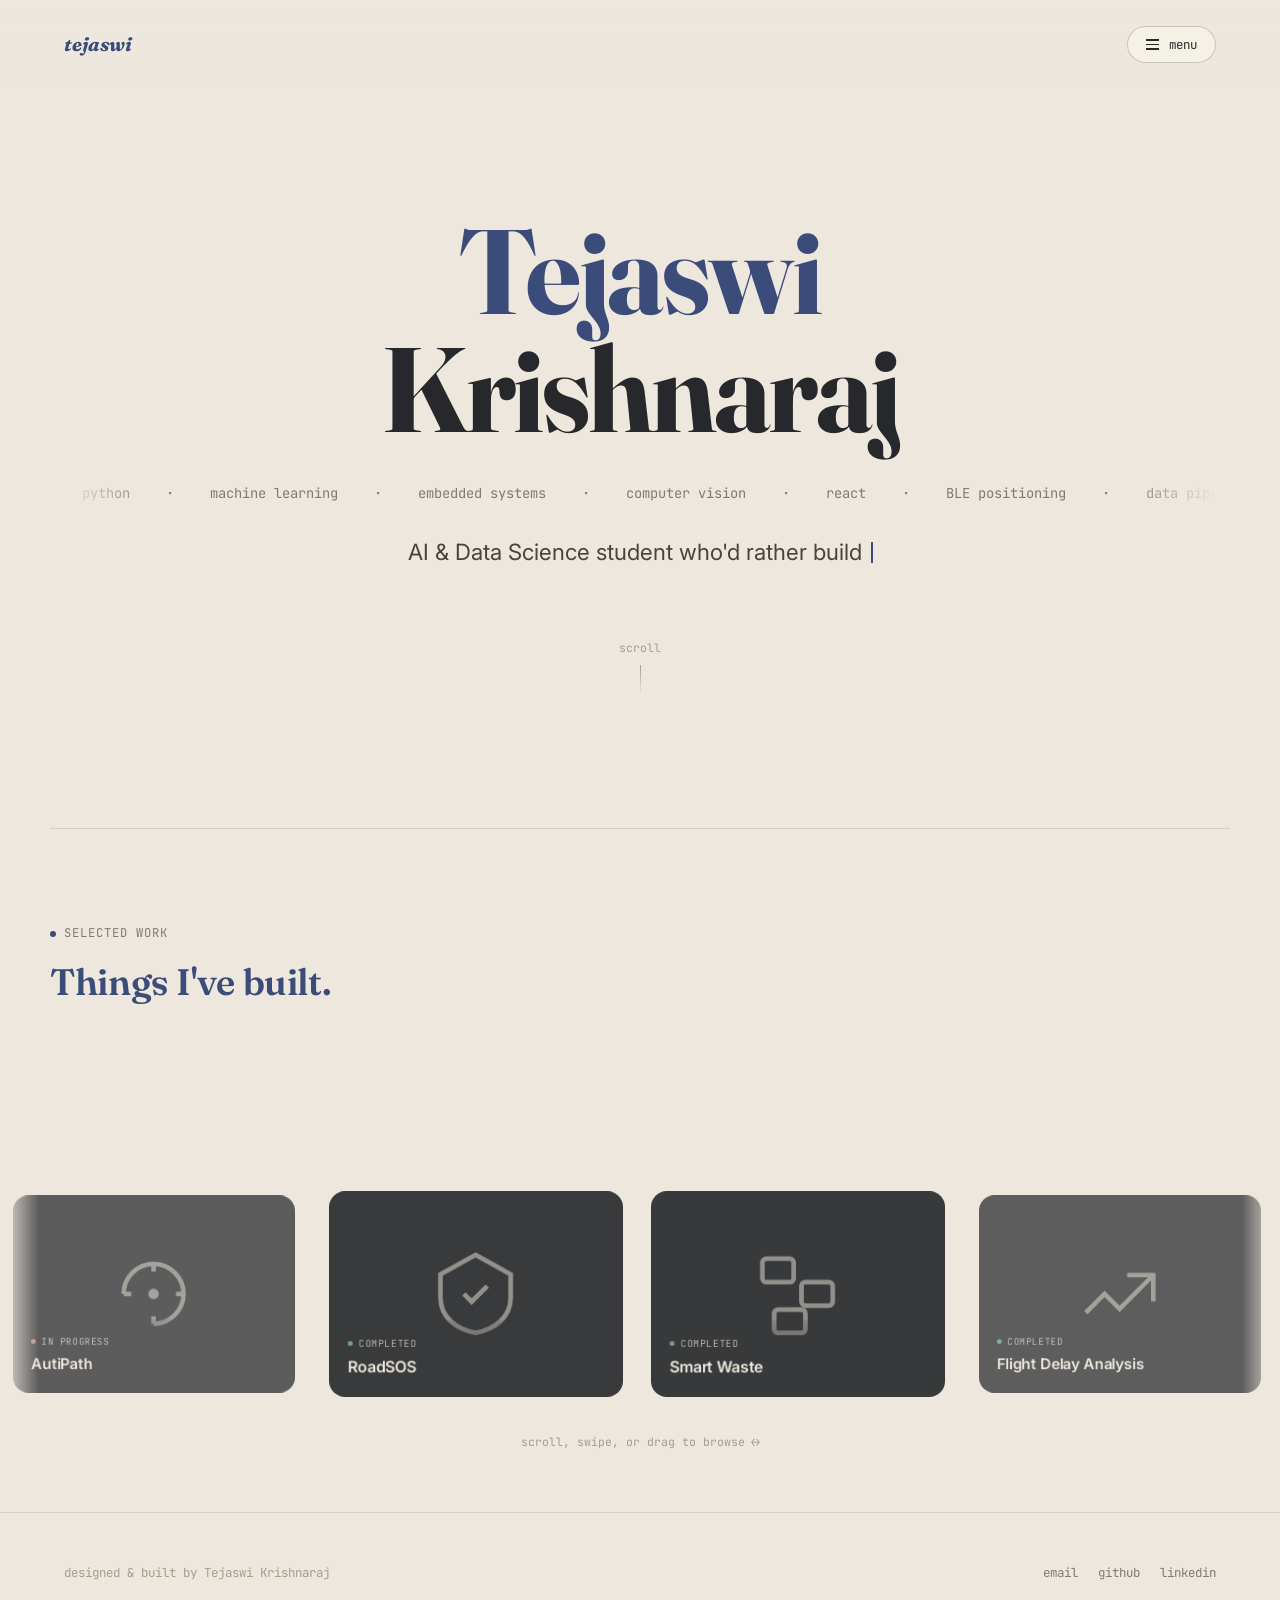
<file: index.html>
<!DOCTYPE html>
<html lang="en">
<head>
<meta charset="UTF-8" />
<meta name="viewport" content="width=device-width, initial-scale=1.0" />
<title>Tejaswi Krishnaraj</title>
<link rel="icon" type="image/x-icon" href="favicon.ico">
<link rel="icon" type="image/png" sizes="32x32" href="assets/favicon-32.png">
<link rel="icon" type="image/png" sizes="16x16" href="assets/favicon-16.png">
<link rel="apple-touch-icon" href="assets/apple-touch-icon.png">
<link rel="preconnect" href="https://fonts.googleapis.com">
<link href="https://fonts.googleapis.com/css2?family=Fraunces:ital,wght@0,600;0,700;1,500;1,600&family=Inter:wght@400;500;600&family=JetBrains+Mono:wght@400;500&display=swap" rel="stylesheet">
<link rel="stylesheet" href="css/style.css" />
</head>
<body data-page="home">

<div class="site-loader" data-site-loader aria-hidden="true">
  <div class="loader-quote">
    <div class="lq-text" data-loader-quote></div>
    <div class="lq-rule"></div>
  </div>
</div>

<header class="site-header">
  <a href="index.html" class="logo">tejaswi</a>
  <button class="menu-btn" data-menu-open>
    <span class="bars"><span></span><span></span><span></span></span>
    menu
  </button>
</header>

<nav class="nav-overlay">
  <button class="nav-overlay-close" data-menu-close>close</button>
  <ul class="nav-links">
    <li><a data-page="home" href="index.html" class="active"><span class="num">00</span> home</a></li>
    <li><a data-page="about" href="about.html"><span class="num">01</span> about</a></li>
    <li><a data-page="projects" href="projects.html"><span class="num">02</span> projects</a></li>
    <li><a data-page="skills" href="skills.html"><span class="num">03</span> skills</a></li>
    <li><a data-page="experience" href="experience.html"><span class="num">04</span> experience</a></li>
    <li><a data-page="protosem" href="protosem.html"><span class="num">05</span> protosem</a></li>
    <li><a data-page="iot" href="iot.html"><span class="num">06</span> iot</a></li>
  </ul>
  <div class="nav-footer">
    <a href="mailto:tejaswi.shj2006@gmail.com">tejaswi.shj2006@gmail.com</a>
    <a href="https://github.com/Whostejaswi" target="_blank" rel="noopener">github</a>
    <a href="https://www.linkedin.com/in/tejaswi-k-2986b5255" target="_blank" rel="noopener">linkedin</a>
  </div>
</nav>

<main>
  <section class="home-hero">
    <h1 class="hero-name">Tejaswi<span class="last">Krishnaraj</span></h1>

    <div class="skills-marquee-wrap">
      <div class="skills-marquee-track" data-skills-marquee>
        <span>python</span><span class="sep">·</span>
        <span>machine learning</span><span class="sep">·</span>
        <span>embedded systems</span><span class="sep">·</span>
        <span>computer vision</span><span class="sep">·</span>
        <span>react</span><span class="sep">·</span>
        <span>BLE positioning</span><span class="sep">·</span>
        <span>data pipelines</span><span class="sep">·</span>
        <span>C++</span><span class="sep">·</span>
        <span>ESP32 firmware</span><span class="sep">·</span>
      </div>
    </div>

    <p class="hero-typewriter"><span data-typewriter-text></span><span class="tw-cursor"></span></p>

    <div class="scroll-cue"><span>scroll</span><span class="line"></span></div>
  </section>

  <section class="work-section wrap">
    <div class="section-head">
      <span class="eyebrow"><span class="dot"></span>selected work</span>
      <h2>Things I've built.</h2>
    </div>
  </section>

  <div class="work-marquee-viewport" data-work-viewport>
    <div class="work-marquee-track" data-work-track>

      <a class="work-tile" href="project-autipath.html">
        <div class="wt-bg"><svg viewBox="0 0 24 24" fill="none" stroke="#EDE7DD" stroke-width="1.2"><path d="M4 12a8 8 0 1 1 8 8"/><circle cx="12" cy="12" r="1.4" fill="#EDE7DD" stroke="none"/><path d="M12 4v2M12 18v2M4 12h2M18 12h2"/></svg></div>
        <div class="wt-overlay">
          <div class="wt-status wip"><span class="pip"></span>in progress</div>
          <h3>AutiPath</h3>
        </div>
      </a>

      <a class="work-tile" href="project-roadsos.html">
        <div class="wt-bg"><svg viewBox="0 0 24 24" fill="none" stroke="#EDE7DD" stroke-width="1.2"><path d="M12 2 3 7v6c0 5 4 8 9 9 5-1 9-4 9-9V7l-9-5Z"/><path d="M9 12l2 2 4-4"/></svg></div>
        <div class="wt-overlay">
          <div class="wt-status"><span class="pip"></span>completed</div>
          <h3>RoadSOS</h3>
        </div>
      </a>

      <a class="work-tile" href="project-smart-waste.html">
        <div class="wt-bg"><svg viewBox="0 0 24 24" fill="none" stroke="#EDE7DD" stroke-width="1.2"><rect x="3" y="3" width="8" height="6" rx="1"/><rect x="13" y="9" width="8" height="6" rx="1"/><rect x="6" y="16" width="8" height="6" rx="1"/></svg></div>
        <div class="wt-overlay">
          <div class="wt-status"><span class="pip"></span>completed</div>
          <h3>Smart Waste</h3>
        </div>
      </a>

      <a class="work-tile" href="project-flight-delay.html">
        <div class="wt-bg"><svg viewBox="0 0 24 24" fill="none" stroke="#EDE7DD" stroke-width="1.2"><path d="M3 17l5-5 4 4 9-9"/><path d="M14 7h7v7"/></svg></div>
        <div class="wt-overlay">
          <div class="wt-status"><span class="pip"></span>completed</div>
          <h3>Flight Delay Analysis</h3>
        </div>
      </a>

      <a class="work-tile" href="project-curateai.html">
        <div class="wt-bg"><svg viewBox="0 0 24 24" fill="none" stroke="#EDE7DD" stroke-width="1.2"><path d="M12 2 2 7l10 5 10-5-10-5Z"/><path d="M2 12l10 5 10-5"/><path d="M2 17l10 5 10-5"/></svg></div>
        <div class="wt-overlay">
          <div class="wt-status wip"><span class="pip"></span>in development</div>
          <h3>CurateAI</h3>
        </div>
      </a>

    </div>
  </div>
  <p class="work-hint">scroll, swipe, or drag to browse ↔</p>

</main>

<footer class="site-footer">
  <div class="footer-grid">
    <div class="footer-credit">designed &amp; built by Tejaswi Krishnaraj</div>
    <div class="footer-links">
      <a href="mailto:tejaswi.shj2006@gmail.com">email</a>
      <a href="https://github.com/Whostejaswi" target="_blank" rel="noopener">github</a>
      <a href="https://www.linkedin.com/in/tejaswi-k-2986b5255" target="_blank" rel="noopener">linkedin</a>
    </div>
  </div>
</footer>

<script src="js/script.js"></script>
</body>
</html>
</file>
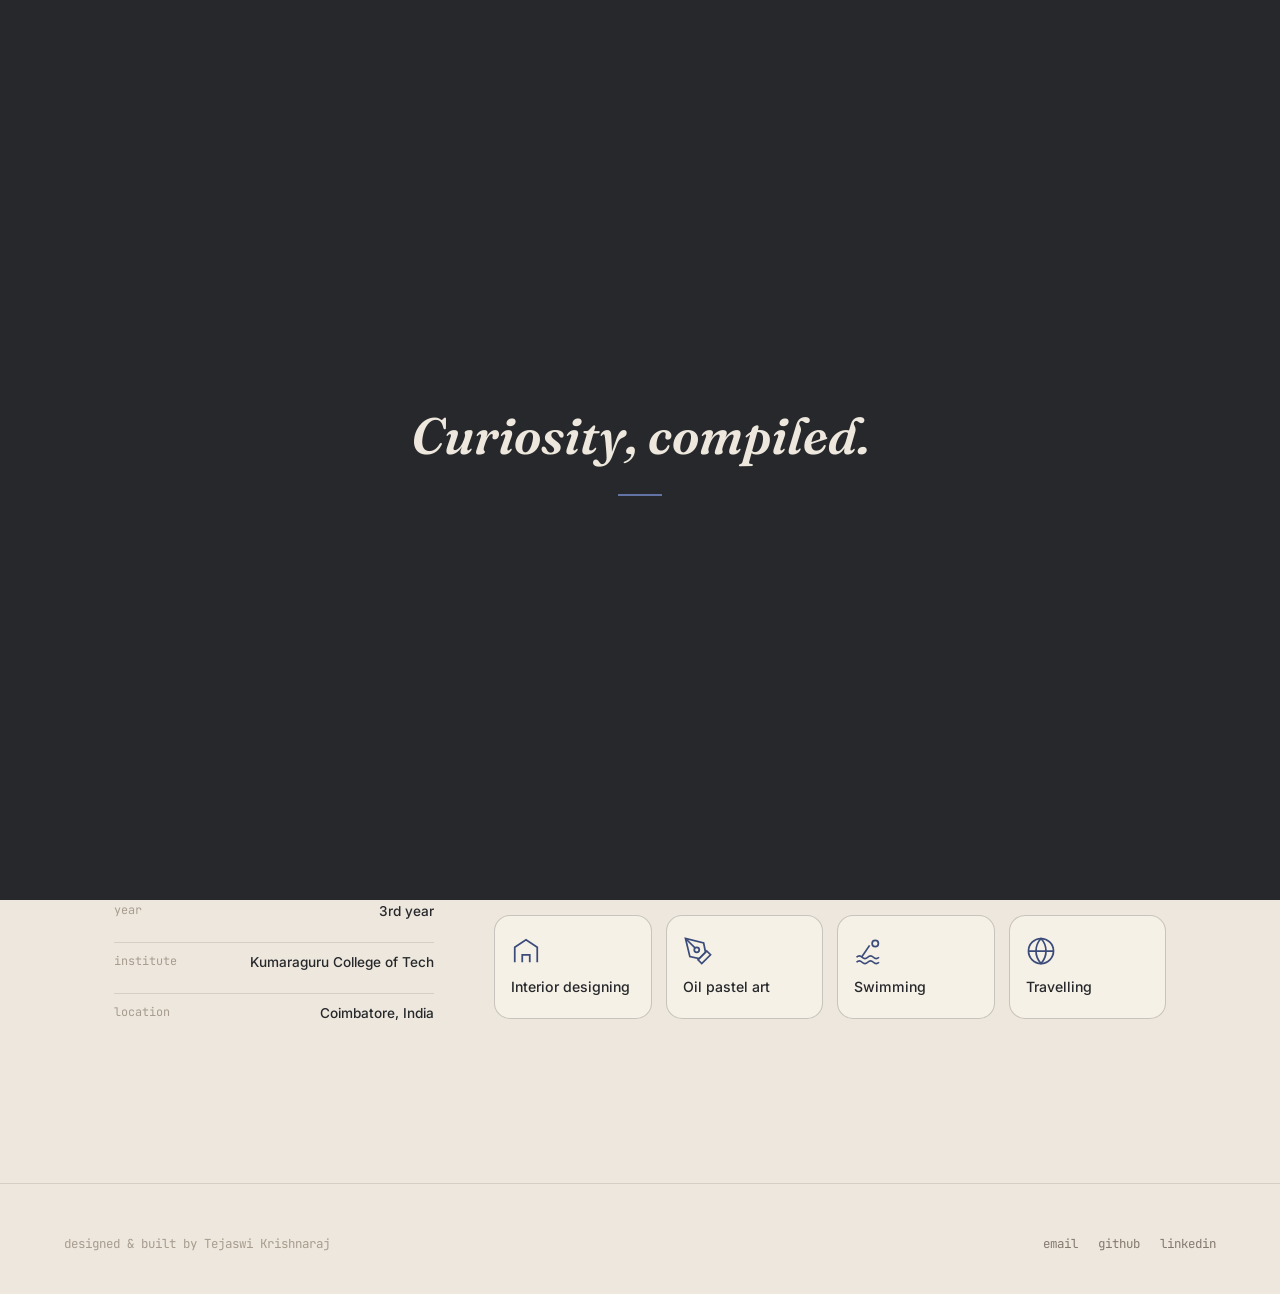
<file: about.html>
<!DOCTYPE html>
<html lang="en">
<head>
<meta charset="UTF-8" />
<meta name="viewport" content="width=device-width, initial-scale=1.0" />
<title>About — Tejaswi Krishnaraj</title>
<link rel="icon" type="image/x-icon" href="favicon.ico">
<link rel="icon" type="image/png" sizes="32x32" href="assets/favicon-32.png">
<link rel="icon" type="image/png" sizes="16x16" href="assets/favicon-16.png">
<link rel="apple-touch-icon" href="assets/apple-touch-icon.png">
<link rel="preconnect" href="https://fonts.googleapis.com">
<link href="https://fonts.googleapis.com/css2?family=Fraunces:ital,wght@0,600;0,700;1,500;1,600&family=Inter:wght@400;500;600&family=JetBrains+Mono:wght@400;500&display=swap" rel="stylesheet">
<link rel="stylesheet" href="css/style.css" />
</head>
<body data-page="about">

<div class="site-loader" data-site-loader aria-hidden="true">
  <div class="loader-quote">
    <div class="lq-text" data-loader-quote></div>
    <div class="lq-rule"></div>
  </div>
</div>

<header class="site-header">
  <a href="index.html" class="logo">tejaswi</a>
  <button class="menu-btn" data-menu-open>
    <span class="bars"><span></span><span></span><span></span></span>
    menu
  </button>
</header>

<nav class="nav-overlay">
  <button class="nav-overlay-close" data-menu-close>close</button>
  <ul class="nav-links">
    <li><a data-page="home" href="index.html"><span class="num">00</span> home</a></li>
    <li><a data-page="about" href="about.html" class="active"><span class="num">01</span> about</a></li>
    <li><a data-page="projects" href="projects.html"><span class="num">02</span> projects</a></li>
    <li><a data-page="skills" href="skills.html"><span class="num">03</span> skills</a></li>
    <li><a data-page="experience" href="experience.html"><span class="num">04</span> experience</a></li>
    <li><a data-page="protosem" href="protosem.html"><span class="num">05</span> protosem</a></li>
    <li><a data-page="iot" href="iot.html"><span class="num">06</span> iot</a></li>
  </ul>
  <div class="nav-footer">
    <a href="mailto:tejaswi.shj2006@gmail.com">tejaswi.shj2006@gmail.com</a>
    <a href="https://github.com/Whostejaswi" target="_blank" rel="noopener">github</a>
    <a href="https://www.linkedin.com/in/tejaswi-k-2986b5255" target="_blank" rel="noopener">linkedin</a>
  </div>
</nav>

<main>
  <section class="page-hero wrap">
    <span class="eyebrow"><span class="dot"></span>01 — about</span>
    <h1>The person behind the code.</h1>
    <p class="lede">3rd-year AI &amp; Data Science student, embedded systems tinkerer, and someone who thinks the most interesting computer is still the human brain.</p>
  </section>

  <section class="wrap">
    <div class="about-layout">

      <div class="about-photo-wrap">
        <div class="about-photo">
          <img src="assets/tejaswi-professional.png" alt="Tejaswi Krishnaraj" />
        </div>
        <div class="about-meta">
          <div class="am-row"><span class="k">degree</span><span class="v">BTech, AI &amp; Data Science</span></div>
          <div class="am-row"><span class="k">year</span><span class="v">3rd year</span></div>
          <div class="am-row"><span class="k">institute</span><span class="v">Kumaraguru College of Tech</span></div>
          <div class="am-row"><span class="k">location</span><span class="v">Coimbatore, India</span></div>
        </div>
      </div>

      <div class="about-copy">
        <div class="placeholder-block">
          <strong> $Who am I </strong><br><br>
          Hi! I'm Tejaswi, a 3rd year engineering student majoring in AI & Data Science, trying to balance life and everything else in between. I'm someone who wants to try everything in this world because this life is too short to be spent doing one thing. I find joy in exploring and learning new things, whether it's coding, designing, or just sitting in solitude and processing the world around me. 
          I'm obsessed with well-thought plans and executing them to perfection. It just brings this new level of satisfaction to my life. I personally believe that experience is its own teacher and it brings out new perspectives to life.
          <br><br>
          <strong> One quote that always gets me going... </strong><br><center><italic>"You can't add days to your life, but you can add life to your days" </italic></center><br>
        </div>

        <div class="hobbies-section">
          <h3>Outside of code</h3>
          <div class="hobbies-grid">

            <div class="hobby-card">
              <div class="hc-icon"><svg viewBox="0 0 24 24" fill="none" stroke="#3B4B7A" stroke-width="1.4"><path d="M3 21V9l9-6 9 6v12"/><path d="M9 21v-6h6v6"/><path d="M9 12h.01M15 12h.01"/></svg></div>
              <div class="hc-label">Interior designing</div>
            </div>

            <div class="hobby-card">
              <div class="hc-icon"><svg viewBox="0 0 24 24" fill="none" stroke="#3B4B7A" stroke-width="1.4"><path d="M12 19l7-7 3 3-7 7-3-3z"/><path d="M18 13l-1.5-7.5L2 2l3.5 14.5L13 18l5-5z"/><path d="M2 2l7.586 7.586"/><circle cx="11" cy="11" r="2"/></svg></div>
              <div class="hc-label">Oil pastel art</div>
            </div>

            <div class="hobby-card">
              <div class="hc-icon"><svg viewBox="0 0 24 24" fill="none" stroke="#3B4B7A" stroke-width="1.4"><path d="M2 17c1.5-1.5 3-1.5 4.5 0s3 1.5 4.5 0 3-1.5 4.5 0 3 1.5 4.5 0"/><path d="M2 21c1.5-1.5 3-1.5 4.5 0s3 1.5 4.5 0 3-1.5 4.5 0 3 1.5 4.5 0"/><circle cx="17" cy="6" r="2.5"/><path d="M6 17l6.5-9.5"/></svg></div>
              <div class="hc-label">Swimming</div>
            </div>

            <div class="hobby-card">
              <div class="hc-icon"><svg viewBox="0 0 24 24" fill="none" stroke="#3B4B7A" stroke-width="1.4"><circle cx="12" cy="12" r="10"/><path d="M2 12h20M12 2c2.5 2.7 4 6.3 4 10s-1.5 7.3-4 10c-2.5-2.7-4-6.3-4-10s1.5-7.3 4-10z"/></svg></div>
              <div class="hc-label">Travelling</div>
            </div>

          </div>
        </div>
      </div>

    </div>
  </section>
</main>

<footer class="site-footer">
  <div class="footer-grid">
    <div class="footer-credit">designed &amp; built by Tejaswi Krishnaraj</div>
    <div class="footer-links">
      <a href="mailto:tejaswi.shj2006@gmail.com">email</a>
      <a href="https://github.com/Whostejaswi" target="_blank" rel="noopener">github</a>
      <a href="https://www.linkedin.com/in/tejaswi-k-2986b5255" target="_blank" rel="noopener">linkedin</a>
    </div>
  </div>
</footer>

<script src="js/script.js"></script>
</body>
</html>
</file>
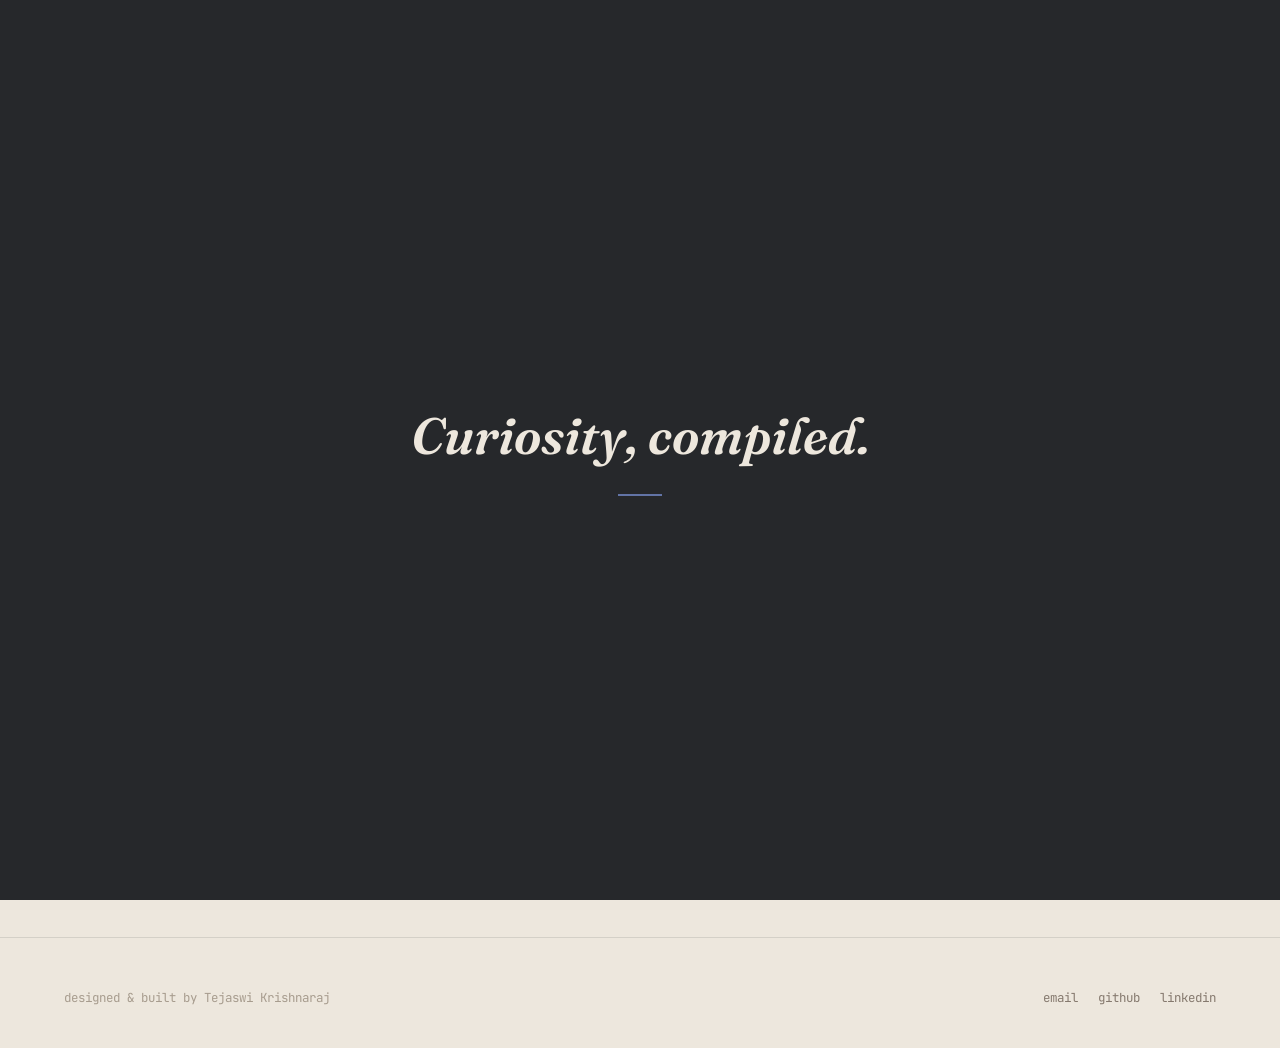
<file: experience.html>
<!DOCTYPE html>
<html lang="en">
<head>
<meta charset="UTF-8" />
<meta name="viewport" content="width=device-width, initial-scale=1.0" />
<title>Experience — Tejaswi Krishnaraj</title>
<link rel="icon" type="image/x-icon" href="favicon.ico">
<link rel="icon" type="image/png" sizes="32x32" href="assets/favicon-32.png">
<link rel="icon" type="image/png" sizes="16x16" href="assets/favicon-16.png">
<link rel="apple-touch-icon" href="assets/apple-touch-icon.png">
<link rel="preconnect" href="https://fonts.googleapis.com">
<link href="https://fonts.googleapis.com/css2?family=Fraunces:ital,wght@0,600;0,700;1,500;1,600&family=Inter:wght@400;500;600&family=JetBrains+Mono:wght@400;500&display=swap" rel="stylesheet">
<link rel="stylesheet" href="css/style.css" />
</head>
<body data-page="experience">

<div class="site-loader" data-site-loader aria-hidden="true">
  <div class="loader-quote">
    <div class="lq-text" data-loader-quote></div>
    <div class="lq-rule"></div>
  </div>
</div>

<header class="site-header">
  <a href="index.html" class="logo">tejaswi</a>
  <button class="menu-btn" data-menu-open>
    <span class="bars"><span></span><span></span><span></span></span>
    menu
  </button>
</header>

<nav class="nav-overlay">
  <button class="nav-overlay-close" data-menu-close>close</button>
  <ul class="nav-links">
    <li><a data-page="home" href="index.html"><span class="num">00</span> home</a></li>
    <li><a data-page="about" href="about.html"><span class="num">01</span> about</a></li>
    <li><a data-page="projects" href="projects.html"><span class="num">02</span> projects</a></li>
    <li><a data-page="skills" href="skills.html"><span class="num">03</span> skills</a></li>
    <li><a data-page="experience" href="experience.html" class="active"><span class="num">04</span> experience</a></li>
    <li><a data-page="protosem" href="protosem.html"><span class="num">05</span> protosem</a></li>
    <li><a data-page="iot" href="iot.html"><span class="num">06</span> iot</a></li>
  </ul>
  <div class="nav-footer">
    <a href="mailto:tejaswi.shj2006@gmail.com">tejaswi.shj2006@gmail.com</a>
    <a href="https://github.com/Whostejaswi" target="_blank" rel="noopener">github</a>
    <a href="https://www.linkedin.com/in/tejaswi-k-2986b5255" target="_blank" rel="noopener">linkedin</a>
  </div>
</nav>

<main>
  <section class="page-hero wrap">
    <span class="eyebrow"><span class="dot"></span>04 — experience</span>
    <h1>Hands-on roles.</h1>
    <p class="lede">Across hardware and community — one wires circuits, the other builds connections.</p>
  </section>

  <section class="wrap">
    <div class="timeline">

      <div class="timeline-item">
        <div class="ti-date">2026 — Present</div>
        <div>
          <h3>Embedded Systems Member</h3>
          <span class="ti-org">Aira Racing — KCT's Formula Student Electric Vehicle Team</span>
          <p>Designed and implemented firmware modules across a three-ECU vehicle control architecture using ESP32. Involved in hardware-software integration, including sensor interfacing and signal validation across wheel speed, IMU, and brake pressure systems.</p>
        </div>
      </div>

      <div class="timeline-item">
        <div class="ti-date">Ongoing</div>
        <div>
          <h3>Alumni Connect Coordinator</h3>
          <span class="ti-org">AI &amp; Data Science Department Association</span>
          <p>Led initiatives that connected students with alumni through events and professional interactions, enhancing student engagement while developing leadership, communication, and event management skills.</p>
        </div>
      </div>

    </div>
  </section>
</main>

<footer class="site-footer">
  <div class="footer-grid">
    <div class="footer-credit">designed &amp; built by Tejaswi Krishnaraj</div>
    <div class="footer-links">
      <a href="mailto:tejaswi.shj2006@gmail.com">email</a>
      <a href="https://github.com/Whostejaswi" target="_blank" rel="noopener">github</a>
      <a href="https://www.linkedin.com/in/tejaswi-k-2986b5255" target="_blank" rel="noopener">linkedin</a>
    </div>
  </div>
</footer>

<script src="js/script.js"></script>
</body>
</html>
</file>
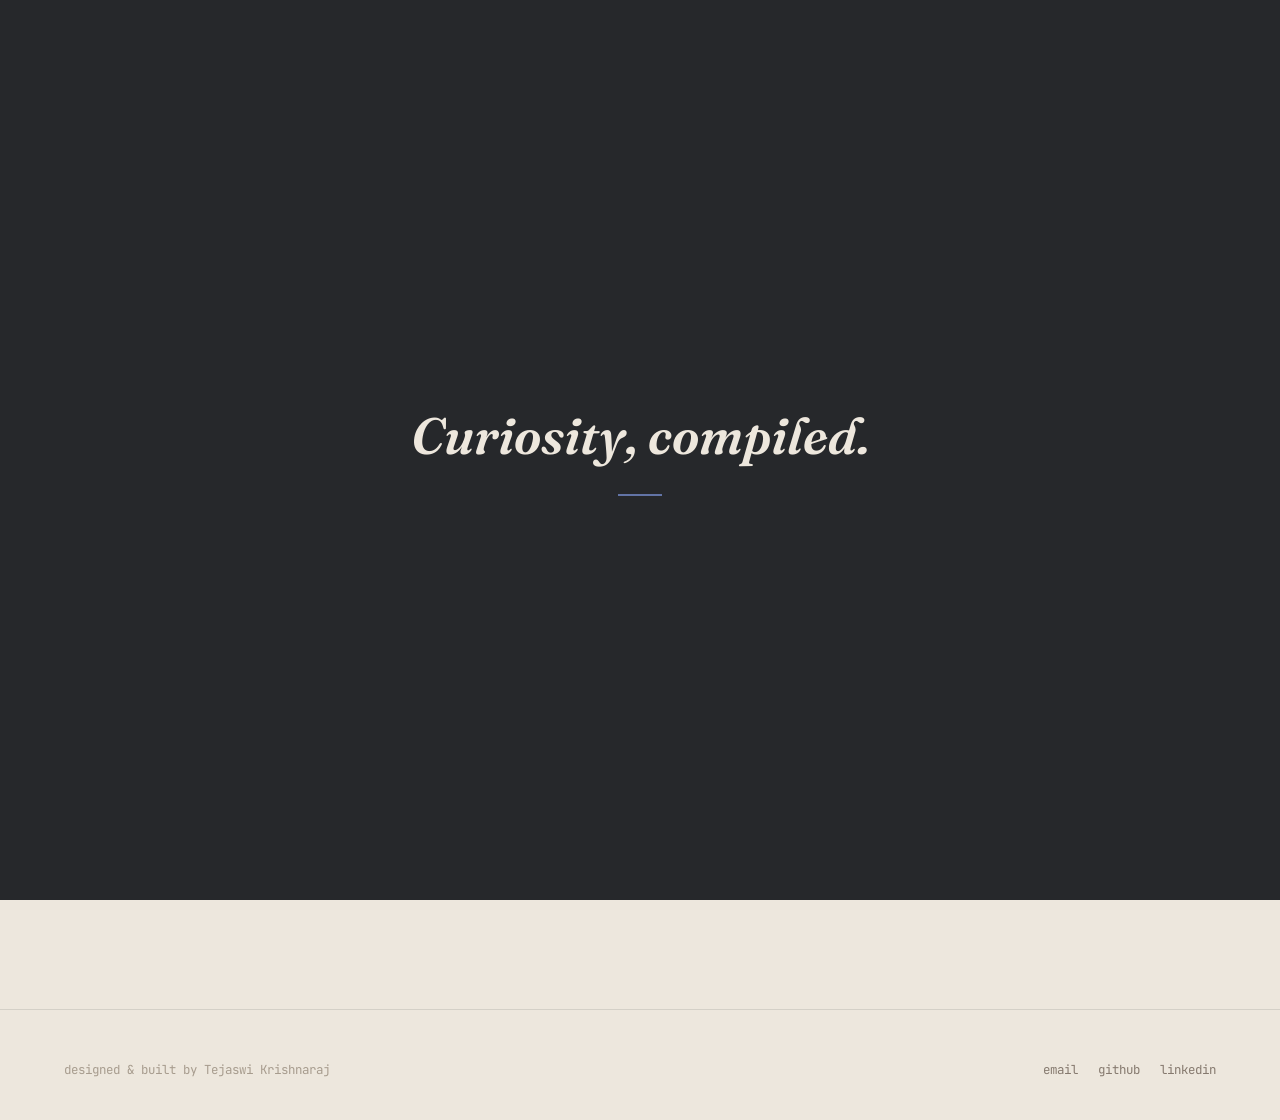
<file: iot.html>
<!DOCTYPE html>
<html lang="en">
<head>
<meta charset="UTF-8" />
<meta name="viewport" content="width=device-width, initial-scale=1.0" />
<title>Internet of Things — Tejaswi Krishnaraj</title>
<link rel="icon" type="image/x-icon" href="favicon.ico">
<link rel="icon" type="image/png" sizes="32x32" href="assets/favicon-32.png">
<link rel="icon" type="image/png" sizes="16x16" href="assets/favicon-16.png">
<link rel="apple-touch-icon" href="assets/apple-touch-icon.png">
<link rel="preconnect" href="https://fonts.googleapis.com">
<link href="https://fonts.googleapis.com/css2?family=Fraunces:ital,wght@0,600;0,700;1,500;1,600&family=Inter:wght@400;500;600&family=JetBrains+Mono:wght@400;500&display=swap" rel="stylesheet">
<link rel="stylesheet" href="css/style.css" />
</head>
<body data-page="iot">

<div class="site-loader" data-site-loader aria-hidden="true">
  <div class="loader-quote"><div class="lq-text" data-loader-quote></div><div class="lq-rule"></div></div>
</div>

<header class="site-header">
  <a href="index.html" class="logo">tejaswi</a>
  <button class="menu-btn" data-menu-open><span class="bars"><span></span><span></span><span></span></span>menu</button>
</header>

<nav class="nav-overlay">
  <button class="nav-overlay-close" data-menu-close>close</button>
  <ul class="nav-links">
    <li><a href="index.html"><span class="num">00</span> home</a></li>
    <li><a href="about.html"><span class="num">01</span> about</a></li>
    <li><a href="projects.html"><span class="num">02</span> projects</a></li>
    <li><a href="skills.html"><span class="num">03</span> skills</a></li>
    <li><a href="experience.html"><span class="num">04</span> experience</a></li>
    <li><a href="protosem.html"><span class="num">05</span> protosem</a></li>
    <li><a data-page="iot" href="iot.html" class="active"><span class="num">06</span> iot</a></li>
  </ul>
  <div class="nav-footer">
    <a href="mailto:tejaswi.shj2006@gmail.com">tejaswi.shj2006@gmail.com</a>
    <a href="https://github.com/Whostejaswi" target="_blank" rel="noopener">github</a>
    <a href="https://www.linkedin.com/in/tejaswi-k-2986b5255" target="_blank" rel="noopener">linkedin</a>
  </div>
</nav>

<main>
  <section class="page-hero wrap">
    <span class="eyebrow"><span class="dot"></span>06 — iot</span>
    <h1>Internet of Things log.</h1>
    <p class="lede">A running log of IoT builds, sensors, and hardware experiments — updated as I go. Entries with photos show a small stack — click it to browse.</p>
  </section>

  <section class="wrap">
    <div class="log-list" data-log-list></div>
  </section>
</main>

<footer class="site-footer">
  <div class="footer-grid">
    <div class="footer-credit">designed &amp; built by Tejaswi Krishnaraj</div>
    <div class="footer-links">
      <a href="mailto:tejaswi.shj2006@gmail.com">email</a>
      <a href="https://github.com/Whostejaswi" target="_blank" rel="noopener">github</a>
      <a href="https://www.linkedin.com/in/tejaswi-k-2986b5255" target="_blank" rel="noopener">linkedin</a>
    </div>
  </div>
</footer>

<script src="js/iot-log.js"></script>
<script src="js/script.js"></script>
</body>
</html>
</file>
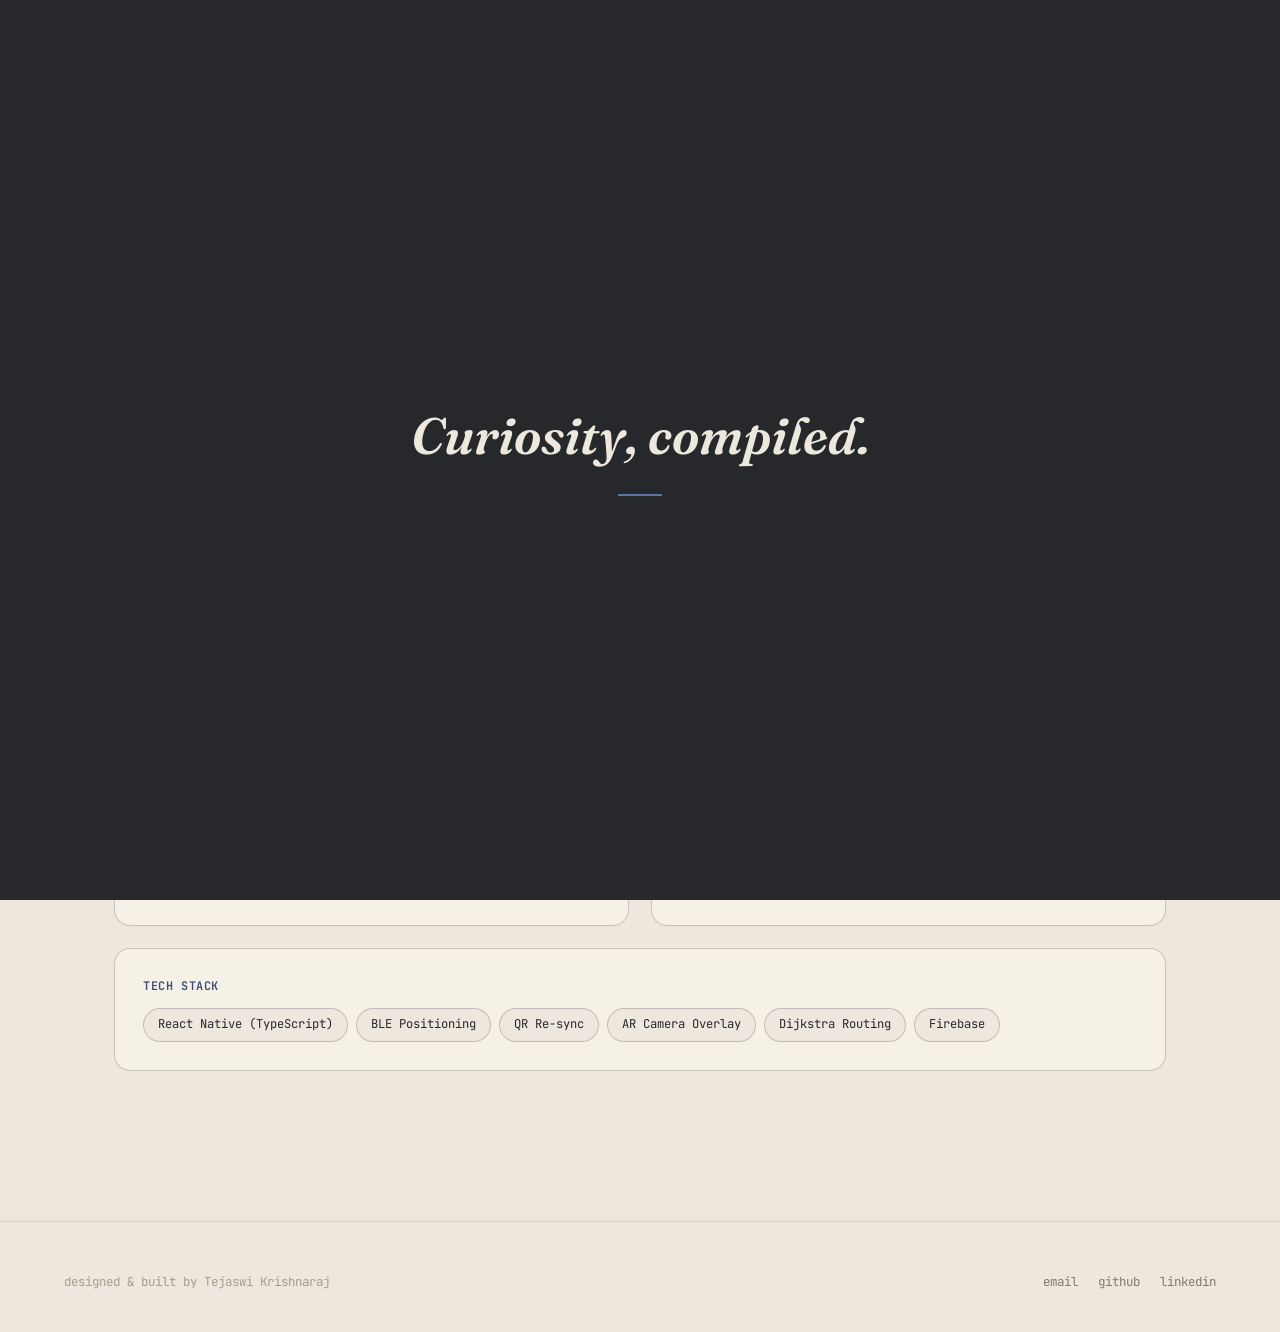
<file: project-autipath.html>
<!DOCTYPE html>
<html lang="en">
<head>
<meta charset="UTF-8" />
<meta name="viewport" content="width=device-width, initial-scale=1.0" />
<title>AutiPath — Tejaswi Krishnaraj</title>
<link rel="icon" type="image/x-icon" href="favicon.ico">
<link rel="icon" type="image/png" sizes="32x32" href="assets/favicon-32.png">
<link rel="icon" type="image/png" sizes="16x16" href="assets/favicon-16.png">
<link rel="apple-touch-icon" href="assets/apple-touch-icon.png">
<link rel="preconnect" href="https://fonts.googleapis.com">
<link href="https://fonts.googleapis.com/css2?family=Fraunces:ital,wght@0,600;0,700;1,500;1,600&family=Inter:wght@400;500;600&family=JetBrains+Mono:wght@400;500&display=swap" rel="stylesheet">
<link rel="stylesheet" href="css/style.css" />
</head>
<body data-page="projects">

<div class="site-loader" data-site-loader aria-hidden="true">
  <div class="loader-quote"><div class="lq-text" data-loader-quote></div><div class="lq-rule"></div></div>
</div>

<header class="site-header">
  <a href="index.html" class="logo">tejaswi</a>
  <button class="menu-btn" data-menu-open><span class="bars"><span></span><span></span><span></span></span>menu</button>
</header>

<nav class="nav-overlay">
  <button class="nav-overlay-close" data-menu-close>close</button>
  <ul class="nav-links">
    <li><a href="index.html"><span class="num">00</span> home</a></li>
    <li><a href="about.html"><span class="num">01</span> about</a></li>
    <li><a href="projects.html" class="active"><span class="num">02</span> projects</a></li>
    <li><a href="skills.html"><span class="num">03</span> skills</a></li>
    <li><a href="experience.html"><span class="num">04</span> experience</a></li>
    <li><a href="protosem.html"><span class="num">05</span> protosem</a></li>
    <li><a data-page="iot" href="iot.html"><span class="num">06</span> iot</a></li>
  </ul>
  <div class="nav-footer">
    <a href="mailto:tejaswi.shj2006@gmail.com">tejaswi.shj2006@gmail.com</a>
    <a href="https://github.com/Whostejaswi" target="_blank" rel="noopener">github</a>
    <a href="https://www.linkedin.com/in/tejaswi-k-2986b5255" target="_blank" rel="noopener">linkedin</a>
  </div>
</nav>

<main>
  <section class="page-hero wrap">
    <a class="pd-back" href="projects.html">← back to projects</a>
    <div class="pd-head-row">
      <h1>AutiPath</h1>
      <span class="status-pill wip"><span class="pip"></span>in progress</span>
    </div>
    <p class="lede">An adaptive indoor navigation system for autistic children, built around BLE + QR positioning, sensory-aware routing, and guidance that fades as confidence grows.</p>
    <div class="pd-stack-line">Kumaraguru College of Technology · Team: Tejaswi, Sanadhani, Preethi G (mentor)</div>
  </section>

  <section class="wrap">
    <div class="pd-grid">
      <div class="pd-box">
        <div class="pd-icon"><svg viewBox="0 0 24 24" fill="none" stroke="#3B4B7A" stroke-width="1.6"><circle cx="12" cy="12" r="9"/><path d="M12 8v4l2.5 2.5"/></svg></div>
        <h4>Problem statement</h4>
        <p>Autistic children struggle to navigate unfamiliar indoor spaces — existing tools are either outdoor-only (GPS), built for adults, or purely physical with no digital positioning.</p>
      </div>
      <div class="pd-box">
        <div class="pd-icon"><svg viewBox="0 0 24 24" fill="none" stroke="#3B4B7A" stroke-width="1.6"><path d="M9 18h6M10 21h4"/><path d="M12 3a6 6 0 0 0-4 10.5c.6.6 1 1.4 1 2.5h6c0-1.1.4-1.9 1-2.5A6 6 0 0 0 12 3Z"/></svg></div>
        <h4>Solution</h4>
        <p>A smartphone app that combines BLE + QR indoor positioning with sensory-aware routing and AR-style guidance that gradually fades as a child's confidence on a route grows.</p>
      </div>
      <div class="pd-box">
        <div class="pd-icon"><svg viewBox="0 0 24 24" fill="none" stroke="#3B4B7A" stroke-width="1.6"><circle cx="12" cy="12" r="3"/><path d="M12 2v3M12 19v3M4.2 4.2l2.1 2.1M17.7 17.7l2.1 2.1M2 12h3M19 12h3M4.2 19.8l2.1-2.1M17.7 6.3l2.1-2.1"/></svg></div>
        <h4>Approach</h4>
        <p>BLE beacons + QR re-sync for accurate positioning, Dijkstra's routing extended with sensory "cost" zones, and a confidence-score algorithm that scales guidance up or down automatically.</p>
      </div>
      <div class="pd-box">
        <div class="pd-icon"><svg viewBox="0 0 24 24" fill="none" stroke="#3B4B7A" stroke-width="1.6"><path d="M12 2 3 7v6c0 5 4 8 9 9 5-1 9-4 9-9V7l-9-5Z"/><path d="M9 12l2 2 4-4"/></svg></div>
        <h4>Status</h4>
        <p>Routing engine and four core app screens are complete. BLE and QR hardware modules are in progress ahead of the planned pilot study.</p>
      </div>
      <div class="pd-box pd-tech">
        <h4>Tech stack</h4>
        <div class="tech-tags">
          <span>React Native (TypeScript)</span><span>BLE Positioning</span><span>QR Re-sync</span>
          <span>AR Camera Overlay</span><span>Dijkstra Routing</span><span>Firebase</span>
        </div>
      </div>
    </div>
  </section>
</main>

<footer class="site-footer">
  <div class="footer-grid">
    <div class="footer-credit">designed &amp; built by Tejaswi Krishnaraj</div>
    <div class="footer-links">
      <a href="mailto:tejaswi.shj2006@gmail.com">email</a>
      <a href="https://github.com/Whostejaswi" target="_blank" rel="noopener">github</a>
      <a href="https://www.linkedin.com/in/tejaswi-k-2986b5255" target="_blank" rel="noopener">linkedin</a>
    </div>
  </div>
</footer>

<script src="js/script.js"></script>
</body>
</html>
</file>
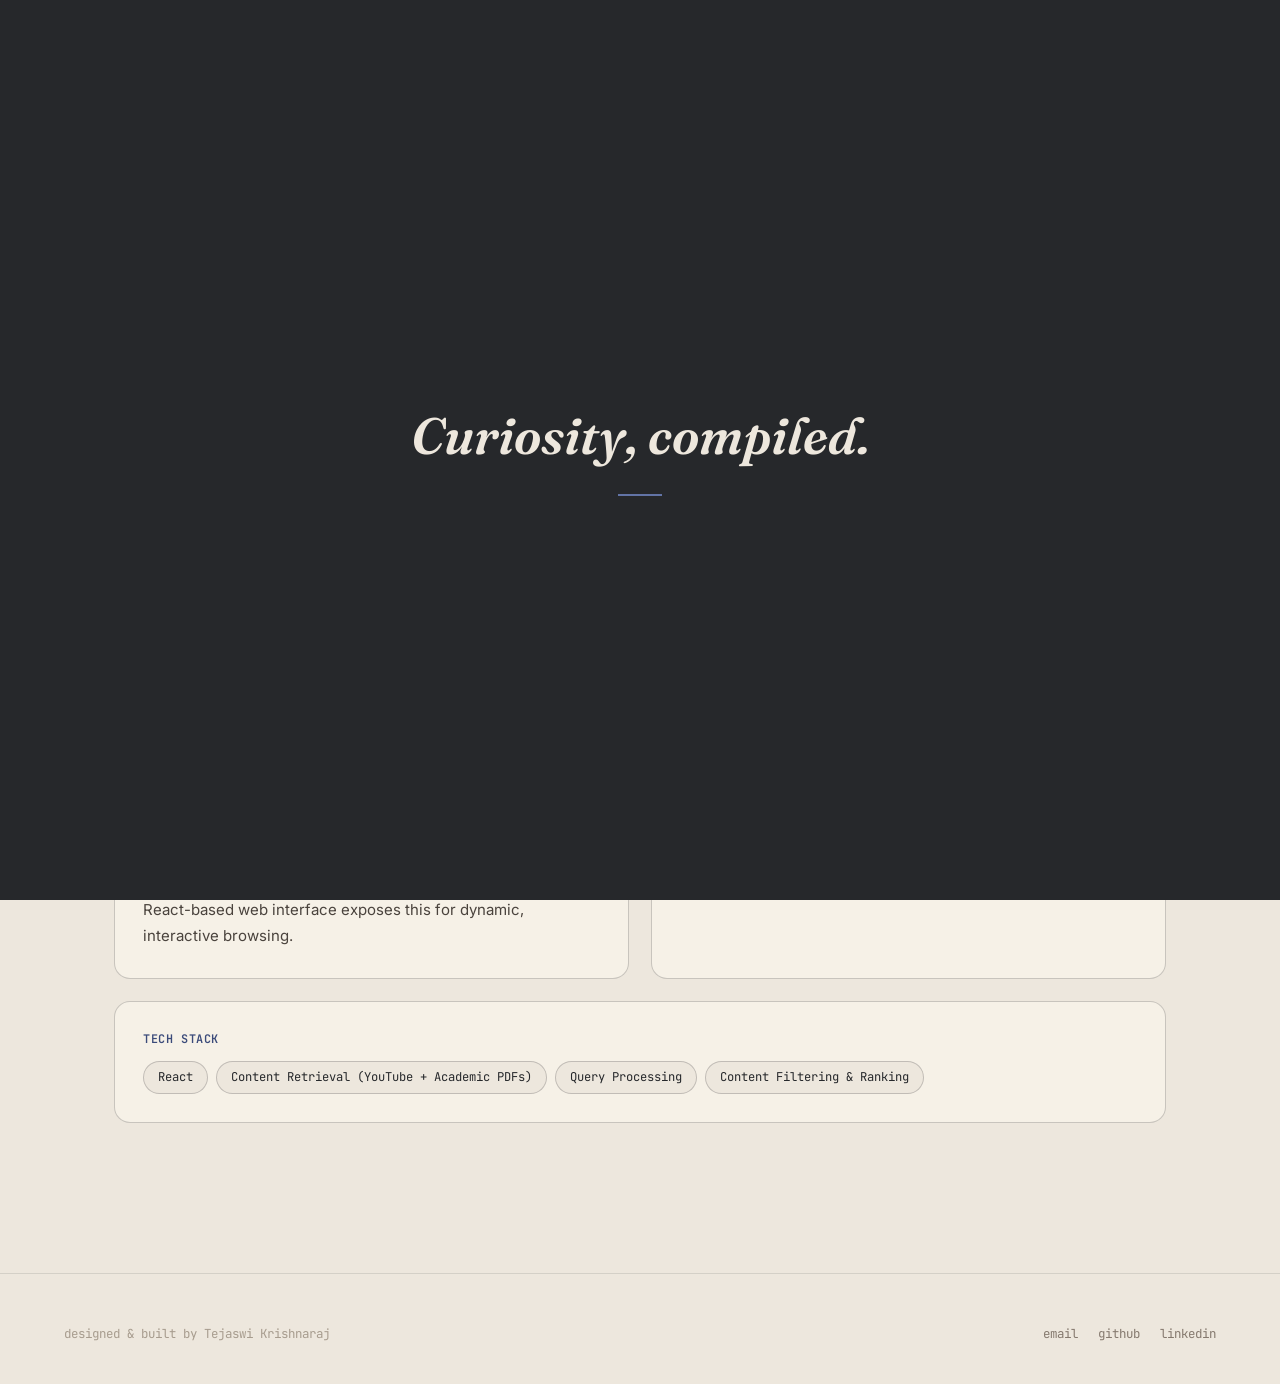
<file: project-curateai.html>
<!DOCTYPE html>
<html lang="en">
<head>
<meta charset="UTF-8" />
<meta name="viewport" content="width=device-width, initial-scale=1.0" />
<title>CurateAI — Tejaswi Krishnaraj</title>
<link rel="icon" type="image/x-icon" href="favicon.ico">
<link rel="icon" type="image/png" sizes="32x32" href="assets/favicon-32.png">
<link rel="icon" type="image/png" sizes="16x16" href="assets/favicon-16.png">
<link rel="apple-touch-icon" href="assets/apple-touch-icon.png">
<link rel="preconnect" href="https://fonts.googleapis.com">
<link href="https://fonts.googleapis.com/css2?family=Fraunces:ital,wght@0,600;0,700;1,500;1,600&family=Inter:wght@400;500;600&family=JetBrains+Mono:wght@400;500&display=swap" rel="stylesheet">
<link rel="stylesheet" href="css/style.css" />
</head>
<body data-page="projects">

<div class="site-loader" data-site-loader aria-hidden="true">
  <div class="loader-quote"><div class="lq-text" data-loader-quote></div><div class="lq-rule"></div></div>
</div>

<header class="site-header">
  <a href="index.html" class="logo">tejaswi</a>
  <button class="menu-btn" data-menu-open><span class="bars"><span></span><span></span><span></span></span>menu</button>
</header>

<nav class="nav-overlay">
  <button class="nav-overlay-close" data-menu-close>close</button>
  <ul class="nav-links">
    <li><a href="index.html"><span class="num">00</span> home</a></li>
    <li><a href="about.html"><span class="num">01</span> about</a></li>
    <li><a href="projects.html" class="active"><span class="num">02</span> projects</a></li>
    <li><a href="skills.html"><span class="num">03</span> skills</a></li>
    <li><a href="experience.html"><span class="num">04</span> experience</a></li>
    <li><a href="protosem.html"><span class="num">05</span> protosem</a></li>
    <li><a data-page="iot" href="iot.html"><span class="num">06</span> iot</a></li>
  </ul>
  <div class="nav-footer">
    <a href="mailto:tejaswi.shj2006@gmail.com">tejaswi.shj2006@gmail.com</a>
    <a href="https://github.com/Whostejaswi" target="_blank" rel="noopener">github</a>
    <a href="https://www.linkedin.com/in/tejaswi-k-2986b5255" target="_blank" rel="noopener">linkedin</a>
  </div>
</nav>

<main>
  <section class="page-hero wrap">
    <a class="pd-back" href="projects.html">← back to projects</a>
    <div class="pd-head-row">
      <h1>CurateAI</h1>
      <span class="status-pill wip"><span class="pip"></span>still in development</span>
    </div>
    <p class="lede">An intelligent learning resource curation platform that turns a topic and difficulty level into a structured learning path.</p>
    <div class="pd-stack-line">Personal project · React web interface</div>
  </section>

  <section class="wrap">
    <div class="pd-grid">
      <div class="pd-box">
        <div class="pd-icon"><svg viewBox="0 0 24 24" fill="none" stroke="#3B4B7A" stroke-width="1.6"><circle cx="12" cy="12" r="9"/><path d="M12 8v4l2.5 2.5"/></svg></div>
        <h4>Problem statement</h4>
        <p>Finding good study material on a topic usually means digging through scattered, unranked results across YouTube and academic sources with no way to filter by difficulty or turn what you find into an actual learning plan.</p>
      </div>
      <div class="pd-box">
        <div class="pd-icon"><svg viewBox="0 0 24 24" fill="none" stroke="#3B4B7A" stroke-width="1.6"><path d="M9 18h6M10 21h4"/><path d="M12 3a6 6 0 0 0-4 10.5c.6.6 1 1.4 1 2.5h6c0-1.1.4-1.9 1-2.5A6 6 0 0 0 12 3Z"/></svg></div>
        <h4>Solution</h4>
        <p>CurateAI takes a topic and a difficulty level from the user, then retrieves and curates relevant YouTube videos and academic PDFs, organizing them into a structured learning path — a ready-made mini-curriculum, not just a list of links.</p>
      </div>
      <div class="pd-box">
        <div class="pd-icon"><svg viewBox="0 0 24 24" fill="none" stroke="#3B4B7A" stroke-width="1.6"><circle cx="12" cy="12" r="3"/><path d="M12 2v3M12 19v3M4.2 4.2l2.1 2.1M17.7 17.7l2.1 2.1M2 12h3M19 12h3M4.2 19.8l2.1-2.1M17.7 6.3l2.1-2.1"/></svg></div>
        <h4>Approach</h4>
        <p>Query-processing logic interprets the topic and difficulty level, filters retrieved YouTube and PDF content for relevance, and sequences the filtered resources into a structured path. A React-based web interface exposes this for dynamic, interactive browsing.</p>
      </div>
      <div class="pd-box">
        <div class="pd-icon"><svg viewBox="0 0 24 24" fill="none" stroke="#3B4B7A" stroke-width="1.6"><path d="M12 2 3 7v6c0 5 4 8 9 9 5-1 9-4 9-9V7l-9-5Z"/><path d="M9 12l2 2 4-4"/></svg></div>
        <h4>Status</h4>
        <p>Still in development — core retrieval/curation logic and the React interface are in active progress.</p>
      </div>
      <div class="pd-box pd-tech">
        <h4>Tech stack</h4>
        <div class="tech-tags"><span>React</span><span>Content Retrieval (YouTube + Academic PDFs)</span><span>Query Processing</span><span>Content Filtering &amp; Ranking</span></div>
      </div>
    </div>
  </section>
</main>

<footer class="site-footer">
  <div class="footer-grid">
    <div class="footer-credit">designed &amp; built by Tejaswi Krishnaraj</div>
    <div class="footer-links">
      <a href="mailto:tejaswi.shj2006@gmail.com">email</a>
      <a href="https://github.com/Whostejaswi" target="_blank" rel="noopener">github</a>
      <a href="https://www.linkedin.com/in/tejaswi-k-2986b5255" target="_blank" rel="noopener">linkedin</a>
    </div>
  </div>
</footer>

<script src="js/script.js"></script>
</body>
</html>
</file>
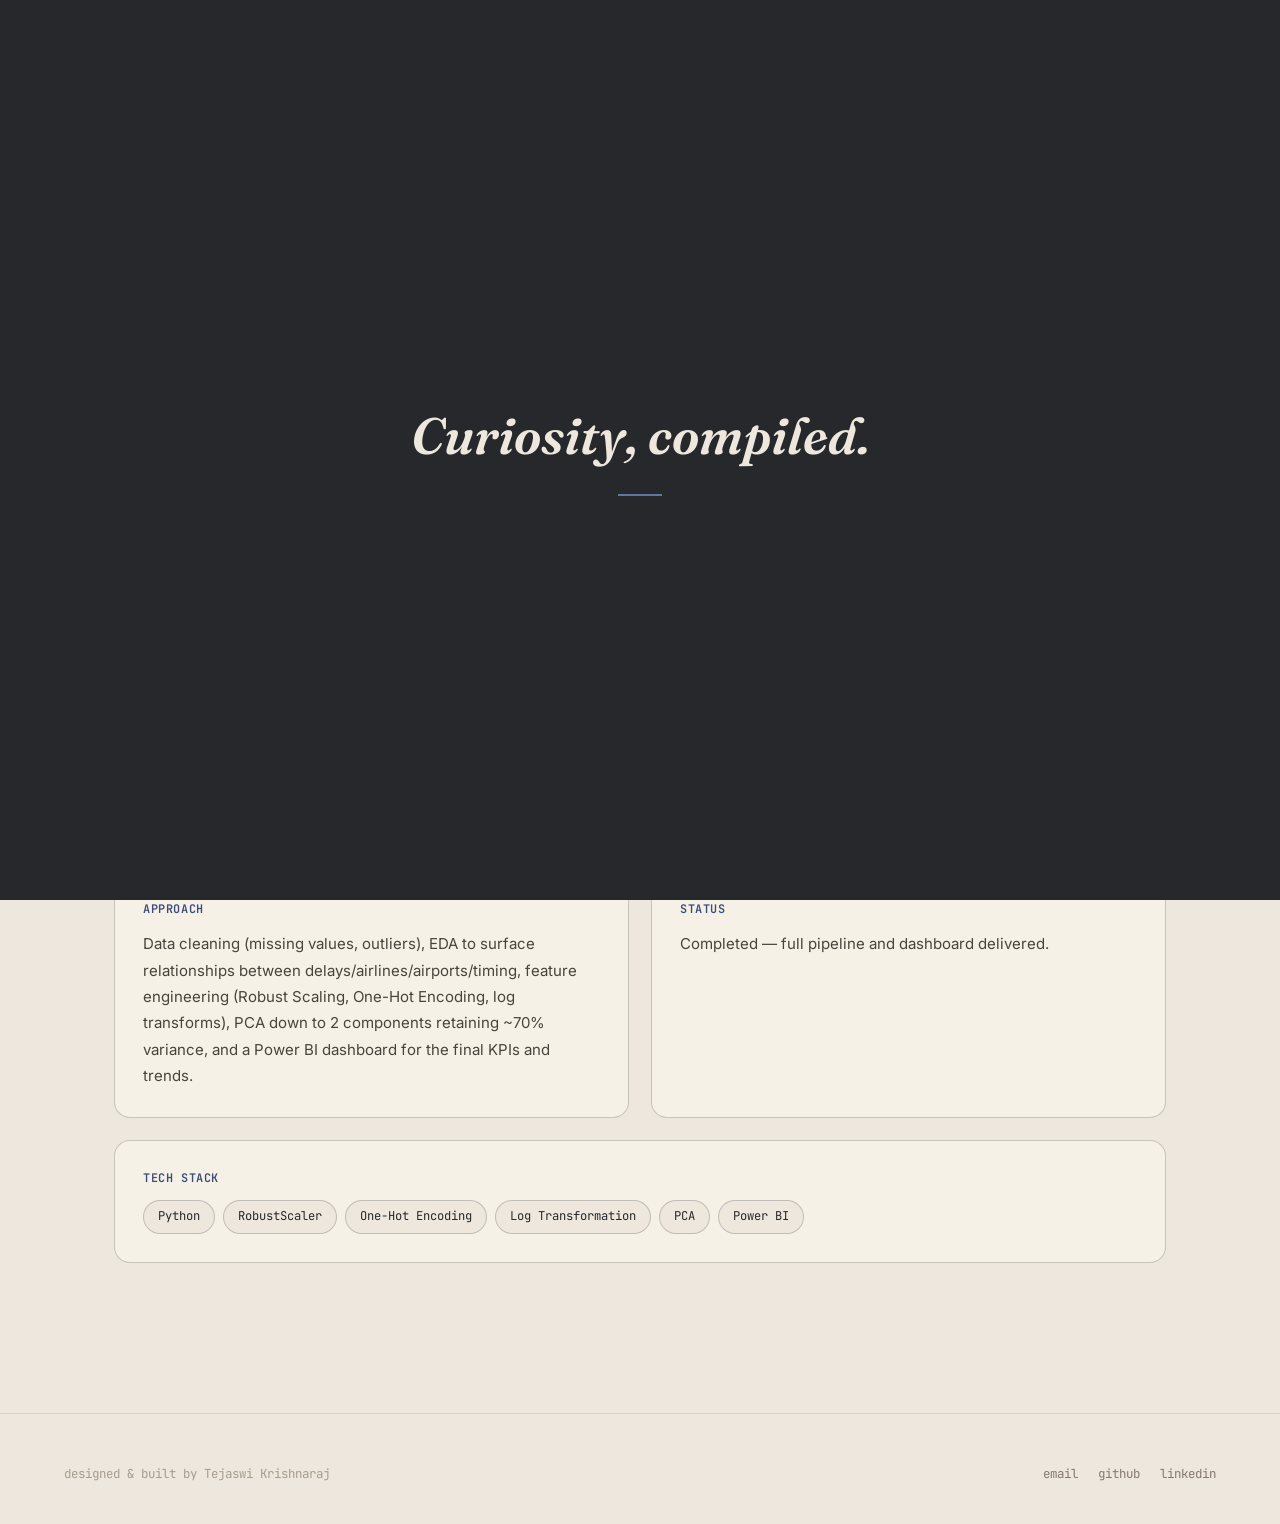
<file: project-flight-delay.html>
<!DOCTYPE html>
<html lang="en">
<head>
<meta charset="UTF-8" />
<meta name="viewport" content="width=device-width, initial-scale=1.0" />
<title>Flight Delay &amp; Cancellation Analysis — Tejaswi Krishnaraj</title>
<link rel="icon" type="image/x-icon" href="favicon.ico">
<link rel="icon" type="image/png" sizes="32x32" href="assets/favicon-32.png">
<link rel="icon" type="image/png" sizes="16x16" href="assets/favicon-16.png">
<link rel="apple-touch-icon" href="assets/apple-touch-icon.png">
<link rel="preconnect" href="https://fonts.googleapis.com">
<link href="https://fonts.googleapis.com/css2?family=Fraunces:ital,wght@0,600;0,700;1,500;1,600&family=Inter:wght@400;500;600&family=JetBrains+Mono:wght@400;500&display=swap" rel="stylesheet">
<link rel="stylesheet" href="css/style.css" />
</head>
<body data-page="projects">

<div class="site-loader" data-site-loader aria-hidden="true">
  <div class="loader-quote"><div class="lq-text" data-loader-quote></div><div class="lq-rule"></div></div>
</div>

<header class="site-header">
  <a href="index.html" class="logo">tejaswi</a>
  <button class="menu-btn" data-menu-open><span class="bars"><span></span><span></span><span></span></span>menu</button>
</header>

<nav class="nav-overlay">
  <button class="nav-overlay-close" data-menu-close>close</button>
  <ul class="nav-links">
    <li><a href="index.html"><span class="num">00</span> home</a></li>
    <li><a href="about.html"><span class="num">01</span> about</a></li>
    <li><a href="projects.html" class="active"><span class="num">02</span> projects</a></li>
    <li><a href="skills.html"><span class="num">03</span> skills</a></li>
    <li><a href="experience.html"><span class="num">04</span> experience</a></li>
    <li><a href="protosem.html"><span class="num">05</span> protosem</a></li>
    <li><a data-page="iot" href="iot.html"><span class="num">06</span> iot</a></li>
  </ul>
  <div class="nav-footer">
    <a href="mailto:tejaswi.shj2006@gmail.com">tejaswi.shj2006@gmail.com</a>
    <a href="https://github.com/Whostejaswi" target="_blank" rel="noopener">github</a>
    <a href="https://www.linkedin.com/in/tejaswi-k-2986b5255" target="_blank" rel="noopener">linkedin</a>
  </div>
</nav>

<main>
  <section class="page-hero wrap">
    <a class="pd-back" href="projects.html">← back to projects</a>
    <div class="pd-head-row">
      <h1>Flight Delay &amp; Cancellation Analysis</h1>
      <span class="status-pill "><span class="pip"></span>completed</span>
    </div>
    <p class="lede">A full analytics pipeline over 200,000+ U.S. domestic flight records, surfacing the real drivers behind delays.</p>
    <div class="pd-stack-line">Personal data analytics project</div>
  </section>

  <section class="wrap">
    <div class="pd-grid">
      <div class="pd-box">
        <div class="pd-icon"><svg viewBox="0 0 24 24" fill="none" stroke="#3B4B7A" stroke-width="1.6"><circle cx="12" cy="12" r="9"/><path d="M12 8v4l2.5 2.5"/></svg></div>
        <h4>Problem statement</h4>
        <p>Flight delays raise operational costs, waste airport resources, and hurt passenger experience — and because delays propagate across connected flights, understanding what drives them matters a lot for scheduling and operations.</p>
      </div>
      <div class="pd-box">
        <div class="pd-icon"><svg viewBox="0 0 24 24" fill="none" stroke="#3B4B7A" stroke-width="1.6"><path d="M9 18h6M10 21h4"/><path d="M12 3a6 6 0 0 0-4 10.5c.6.6 1 1.4 1 2.5h6c0-1.1.4-1.9 1-2.5A6 6 0 0 0 12 3Z"/></svg></div>
        <h4>Solution</h4>
        <p>An analytics pipeline built on 200,000+ flight records, turning raw operational data into actionable insight through statistical analysis, feature engineering, and interactive visualisation — surfacing delay causes, carrier performance, and high-risk travel windows.</p>
      </div>
      <div class="pd-box">
        <div class="pd-icon"><svg viewBox="0 0 24 24" fill="none" stroke="#3B4B7A" stroke-width="1.6"><circle cx="12" cy="12" r="3"/><path d="M12 2v3M12 19v3M4.2 4.2l2.1 2.1M17.7 17.7l2.1 2.1M2 12h3M19 12h3M4.2 19.8l2.1-2.1M17.7 6.3l2.1-2.1"/></svg></div>
        <h4>Approach</h4>
        <p>Data cleaning (missing values, outliers), EDA to surface relationships between delays/airlines/airports/timing, feature engineering (Robust Scaling, One-Hot Encoding, log transforms), PCA down to 2 components retaining ~70% variance, and a Power BI dashboard for the final KPIs and trends.</p>
      </div>
      <div class="pd-box">
        <div class="pd-icon"><svg viewBox="0 0 24 24" fill="none" stroke="#3B4B7A" stroke-width="1.6"><path d="M12 2 3 7v6c0 5 4 8 9 9 5-1 9-4 9-9V7l-9-5Z"/><path d="M9 12l2 2 4-4"/></svg></div>
        <h4>Status</h4>
        <p>Completed — full pipeline and dashboard delivered.</p>
      </div>
      <div class="pd-box pd-tech">
        <h4>Tech stack</h4>
        <div class="tech-tags"><span>Python</span><span>RobustScaler</span><span>One-Hot Encoding</span><span>Log Transformation</span><span>PCA</span><span>Power BI</span></div>
      </div>
    </div>
  </section>
</main>

<footer class="site-footer">
  <div class="footer-grid">
    <div class="footer-credit">designed &amp; built by Tejaswi Krishnaraj</div>
    <div class="footer-links">
      <a href="mailto:tejaswi.shj2006@gmail.com">email</a>
      <a href="https://github.com/Whostejaswi" target="_blank" rel="noopener">github</a>
      <a href="https://www.linkedin.com/in/tejaswi-k-2986b5255" target="_blank" rel="noopener">linkedin</a>
    </div>
  </div>
</footer>

<script src="js/script.js"></script>
</body>
</html>
</file>
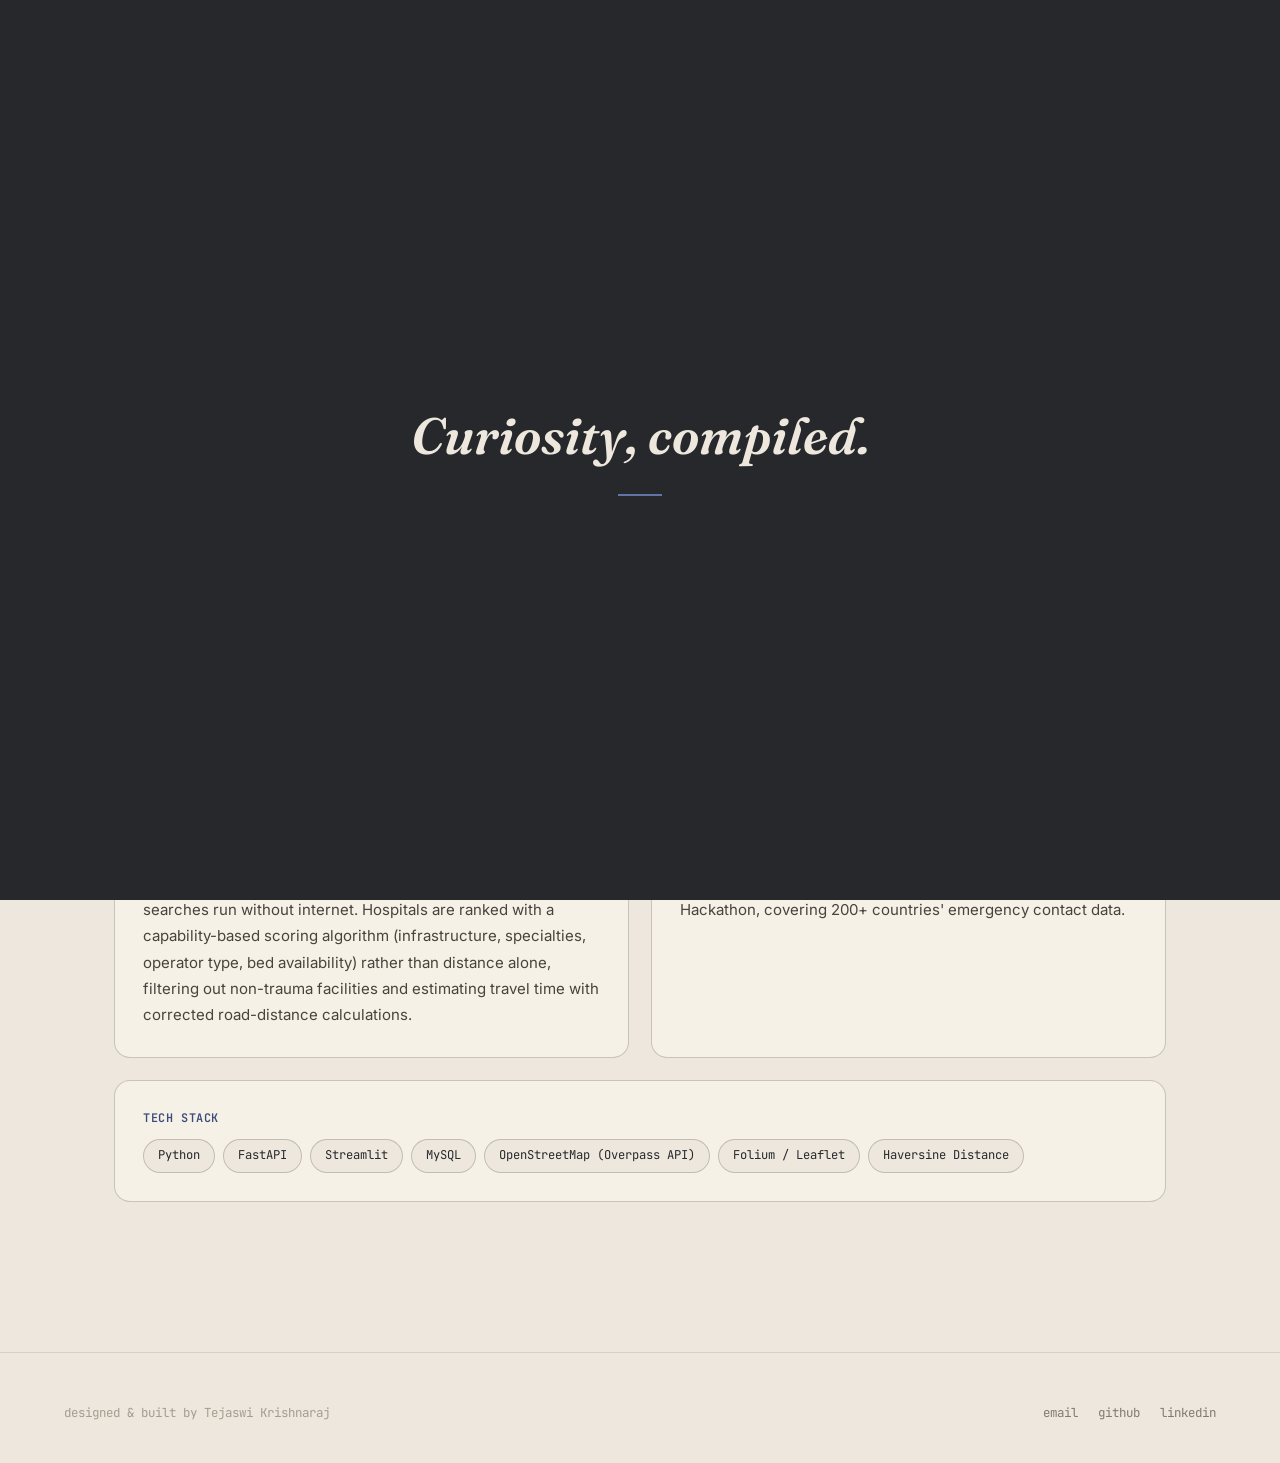
<file: project-roadsos.html>
<!DOCTYPE html>
<html lang="en">
<head>
<meta charset="UTF-8" />
<meta name="viewport" content="width=device-width, initial-scale=1.0" />
<title>RoadSOS — Tejaswi Krishnaraj</title>
<link rel="icon" type="image/x-icon" href="favicon.ico">
<link rel="icon" type="image/png" sizes="32x32" href="assets/favicon-32.png">
<link rel="icon" type="image/png" sizes="16x16" href="assets/favicon-16.png">
<link rel="apple-touch-icon" href="assets/apple-touch-icon.png">
<link rel="preconnect" href="https://fonts.googleapis.com">
<link href="https://fonts.googleapis.com/css2?family=Fraunces:ital,wght@0,600;0,700;1,500;1,600&family=Inter:wght@400;500;600&family=JetBrains+Mono:wght@400;500&display=swap" rel="stylesheet">
<link rel="stylesheet" href="css/style.css" />
</head>
<body data-page="projects">

<div class="site-loader" data-site-loader aria-hidden="true">
  <div class="loader-quote"><div class="lq-text" data-loader-quote></div><div class="lq-rule"></div></div>
</div>

<header class="site-header">
  <a href="index.html" class="logo">tejaswi</a>
  <button class="menu-btn" data-menu-open><span class="bars"><span></span><span></span><span></span></span>menu</button>
</header>

<nav class="nav-overlay">
  <button class="nav-overlay-close" data-menu-close>close</button>
  <ul class="nav-links">
    <li><a href="index.html"><span class="num">00</span> home</a></li>
    <li><a href="about.html"><span class="num">01</span> about</a></li>
    <li><a href="projects.html" class="active"><span class="num">02</span> projects</a></li>
    <li><a href="skills.html"><span class="num">03</span> skills</a></li>
    <li><a href="experience.html"><span class="num">04</span> experience</a></li>
    <li><a href="protosem.html"><span class="num">05</span> protosem</a></li>
    <li><a data-page="iot" href="iot.html"><span class="num">06</span> iot</a></li>
  </ul>
  <div class="nav-footer">
    <a href="mailto:tejaswi.shj2006@gmail.com">tejaswi.shj2006@gmail.com</a>
    <a href="https://github.com/Whostejaswi" target="_blank" rel="noopener">github</a>
    <a href="https://www.linkedin.com/in/tejaswi-k-2986b5255" target="_blank" rel="noopener">linkedin</a>
  </div>
</nav>

<main>
  <section class="page-hero wrap">
    <a class="pd-back" href="projects.html">← back to projects</a>
    <div class="pd-head-row">
      <h1>RoadSOS</h1>
      <span class="status-pill "><span class="pip"></span>completed</span>
    </div>
    <p class="lede">An offline-first emergency response platform giving instant access to nearby trauma-capable hospitals and emergency services.</p>
    <div class="pd-stack-line">Built for the IIT Madras CoERS Road Safety Hackathon</div>
  </section>

  <section class="wrap">
    <div class="pd-grid">
      <div class="pd-box">
        <div class="pd-icon"><svg viewBox="0 0 24 24" fill="none" stroke="#3B4B7A" stroke-width="1.6"><circle cx="12" cy="12" r="9"/><path d="M12 8v4l2.5 2.5"/></svg></div>
        <h4>Problem statement</h4>
        <p>Road accidents often happen where victims or bystanders have no idea where the nearest emergency help is. Existing map apps focus on navigation, not on prioritising trauma-capable hospitals or consolidating ambulances, police, blood banks, pharmacies, towing, and puncture repair into one place — and connectivity is often unreliable exactly when it's needed most.</p>
      </div>
      <div class="pd-box">
        <div class="pd-icon"><svg viewBox="0 0 24 24" fill="none" stroke="#3B4B7A" stroke-width="1.6"><path d="M9 18h6M10 21h4"/><path d="M12 3a6 6 0 0 0-4 10.5c.6.6 1 1.4 1 2.5h6c0-1.1.4-1.9 1-2.5A6 6 0 0 0 12 3Z"/></svg></div>
        <h4>Solution</h4>
        <p>RoadSOS gives instant access to nearby trauma-capable hospitals, ambulances, police and fire stations, blood banks, pharmacies, towing, and puncture shops. It auto-detects the user's country for the right emergency numbers, and keeps working offline after the initial sync.</p>
      </div>
      <div class="pd-box">
        <div class="pd-icon"><svg viewBox="0 0 24 24" fill="none" stroke="#3B4B7A" stroke-width="1.6"><circle cx="12" cy="12" r="3"/><path d="M12 2v3M12 19v3M4.2 4.2l2.1 2.1M17.7 17.7l2.1 2.1M2 12h3M19 12h3M4.2 19.8l2.1-2.1M17.7 6.3l2.1-2.1"/></svg></div>
        <h4>Approach</h4>
        <p>OpenStreetMap data is synced into a local MySQL database so searches run without internet. Hospitals are ranked with a capability-based scoring algorithm (infrastructure, specialties, operator type, bed availability) rather than distance alone, filtering out non-trauma facilities and estimating travel time with corrected road-distance calculations.</p>
      </div>
      <div class="pd-box">
        <div class="pd-icon"><svg viewBox="0 0 24 24" fill="none" stroke="#3B4B7A" stroke-width="1.6"><path d="M12 2 3 7v6c0 5 4 8 9 9 5-1 9-4 9-9V7l-9-5Z"/><path d="M9 12l2 2 4-4"/></svg></div>
        <h4>Status</h4>
        <p>Fully built and submitted for the IIT Madras CoERS Road Safety Hackathon, covering 200+ countries' emergency contact data.</p>
      </div>
      <div class="pd-box pd-tech">
        <h4>Tech stack</h4>
        <div class="tech-tags"><span>Python</span><span>FastAPI</span><span>Streamlit</span><span>MySQL</span><span>OpenStreetMap (Overpass API)</span><span>Folium / Leaflet</span><span>Haversine Distance</span></div>
      </div>
    </div>
  </section>
</main>

<footer class="site-footer">
  <div class="footer-grid">
    <div class="footer-credit">designed &amp; built by Tejaswi Krishnaraj</div>
    <div class="footer-links">
      <a href="mailto:tejaswi.shj2006@gmail.com">email</a>
      <a href="https://github.com/Whostejaswi" target="_blank" rel="noopener">github</a>
      <a href="https://www.linkedin.com/in/tejaswi-k-2986b5255" target="_blank" rel="noopener">linkedin</a>
    </div>
  </div>
</footer>

<script src="js/script.js"></script>
</body>
</html>
</file>
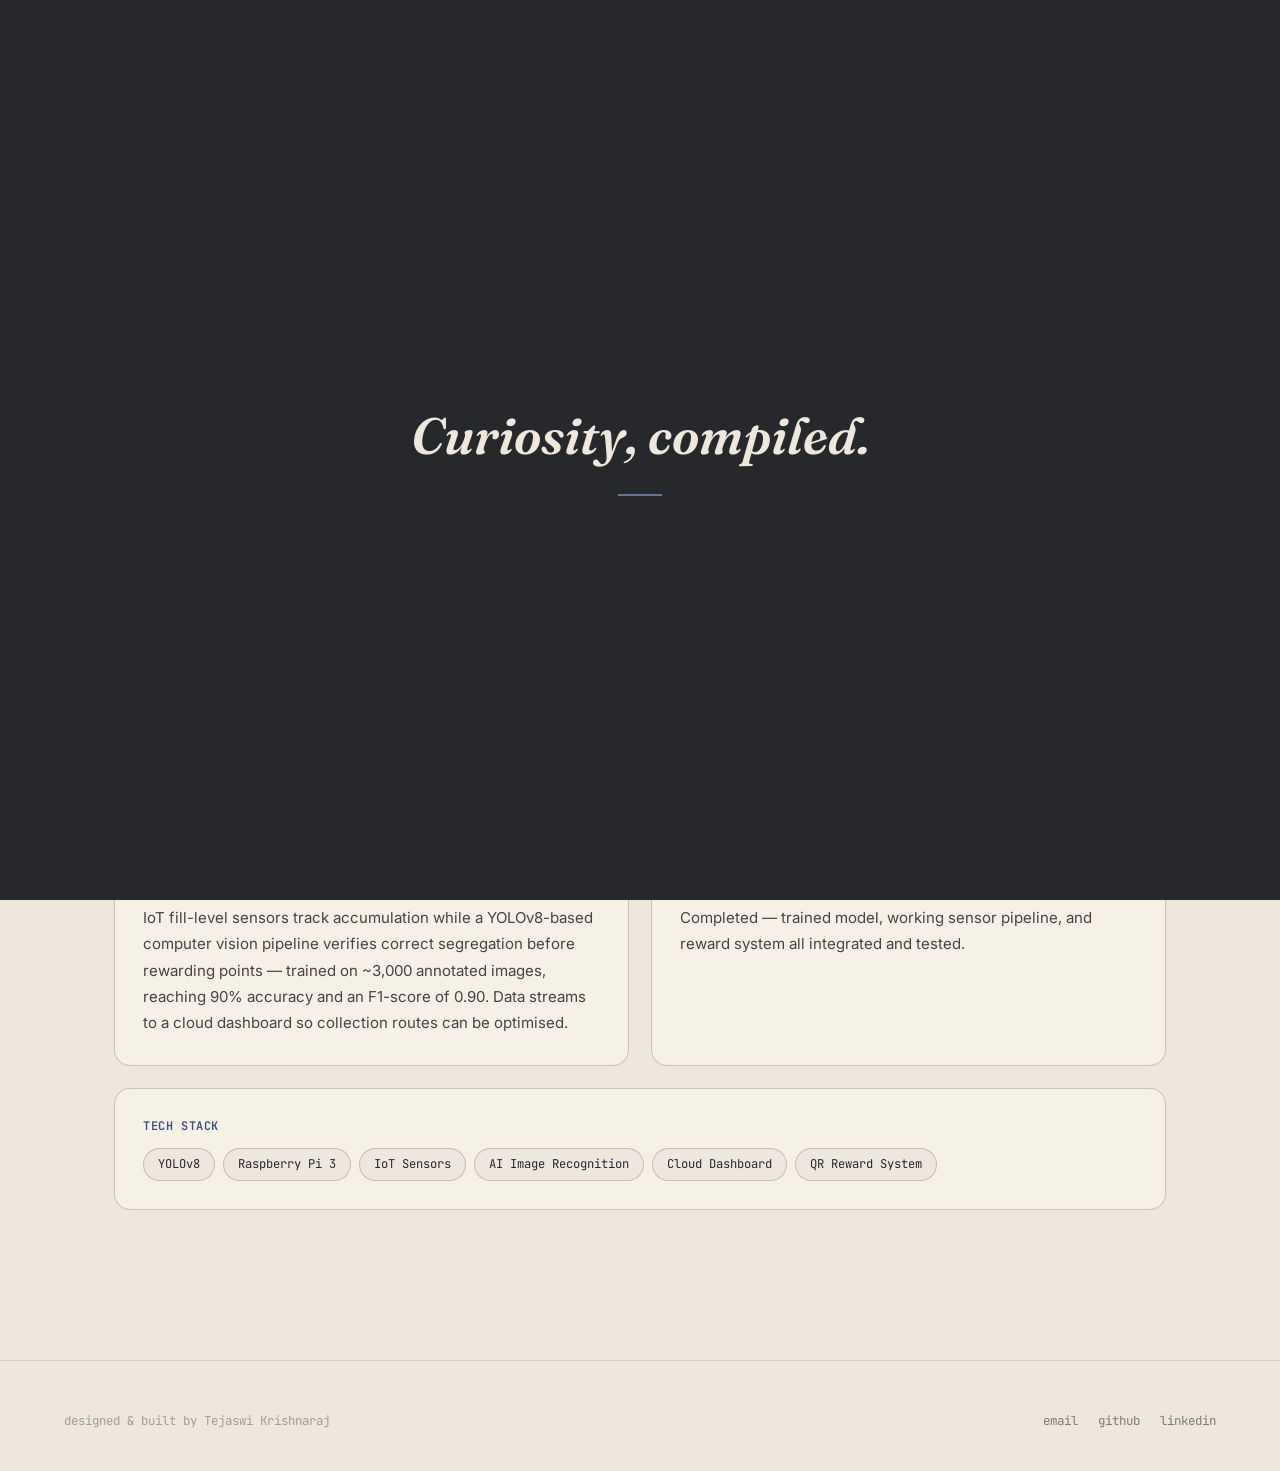
<file: project-smart-waste.html>
<!DOCTYPE html>
<html lang="en">
<head>
<meta charset="UTF-8" />
<meta name="viewport" content="width=device-width, initial-scale=1.0" />
<title>Smart Waste Management System — Tejaswi Krishnaraj</title>
<link rel="icon" type="image/x-icon" href="favicon.ico">
<link rel="icon" type="image/png" sizes="32x32" href="assets/favicon-32.png">
<link rel="icon" type="image/png" sizes="16x16" href="assets/favicon-16.png">
<link rel="apple-touch-icon" href="assets/apple-touch-icon.png">
<link rel="preconnect" href="https://fonts.googleapis.com">
<link href="https://fonts.googleapis.com/css2?family=Fraunces:ital,wght@0,600;0,700;1,500;1,600&family=Inter:wght@400;500;600&family=JetBrains+Mono:wght@400;500&display=swap" rel="stylesheet">
<link rel="stylesheet" href="css/style.css" />
</head>
<body data-page="projects">

<div class="site-loader" data-site-loader aria-hidden="true">
  <div class="loader-quote"><div class="lq-text" data-loader-quote></div><div class="lq-rule"></div></div>
</div>

<header class="site-header">
  <a href="index.html" class="logo">tejaswi</a>
  <button class="menu-btn" data-menu-open><span class="bars"><span></span><span></span><span></span></span>menu</button>
</header>

<nav class="nav-overlay">
  <button class="nav-overlay-close" data-menu-close>close</button>
  <ul class="nav-links">
    <li><a href="index.html"><span class="num">00</span> home</a></li>
    <li><a href="about.html"><span class="num">01</span> about</a></li>
    <li><a href="projects.html" class="active"><span class="num">02</span> projects</a></li>
    <li><a href="skills.html"><span class="num">03</span> skills</a></li>
    <li><a href="experience.html"><span class="num">04</span> experience</a></li>
    <li><a href="protosem.html"><span class="num">05</span> protosem</a></li>
    <li><a data-page="iot" href="iot.html"><span class="num">06</span> iot</a></li>
  </ul>
  <div class="nav-footer">
    <a href="mailto:tejaswi.shj2006@gmail.com">tejaswi.shj2006@gmail.com</a>
    <a href="https://github.com/Whostejaswi" target="_blank" rel="noopener">github</a>
    <a href="https://www.linkedin.com/in/tejaswi-k-2986b5255" target="_blank" rel="noopener">linkedin</a>
  </div>
</nav>

<main>
  <section class="page-hero wrap">
    <a class="pd-back" href="projects.html">← back to projects</a>
    <div class="pd-head-row">
      <h1>Smart Waste Management System</h1>
      <span class="status-pill "><span class="pip"></span>completed</span>
    </div>
    <p class="lede">CleanBin — an AI and IoT-enabled system that monitors bin fill levels, verifies segregation, and rewards responsible disposal.</p>
    <div class="pd-stack-line">Personal ML + IoT project</div>
  </section>

  <section class="wrap">
    <div class="pd-grid">
      <div class="pd-box">
        <div class="pd-icon"><svg viewBox="0 0 24 24" fill="none" stroke="#3B4B7A" stroke-width="1.6"><circle cx="12" cy="12" r="9"/><path d="M12 8v4l2.5 2.5"/></svg></div>
        <h4>Problem statement</h4>
        <p>Urban waste management suffers from inefficient collection, poor segregation at the source, and no real-time monitoring — overflowing bins raise costs, pollution, and health risks, while municipalities lack the data to optimise collection.</p>
      </div>
      <div class="pd-box">
        <div class="pd-icon"><svg viewBox="0 0 24 24" fill="none" stroke="#3B4B7A" stroke-width="1.6"><path d="M9 18h6M10 21h4"/><path d="M12 3a6 6 0 0 0-4 10.5c.6.6 1 1.4 1 2.5h6c0-1.1.4-1.9 1-2.5A6 6 0 0 0 12 3Z"/></svg></div>
        <h4>Solution</h4>
        <p>CleanBin monitors bin fill levels, verifies proper waste segregation with computer vision, and rewards responsible disposal through a QR-code reward system, giving municipalities a centralised dashboard for real-time monitoring.</p>
      </div>
      <div class="pd-box">
        <div class="pd-icon"><svg viewBox="0 0 24 24" fill="none" stroke="#3B4B7A" stroke-width="1.6"><circle cx="12" cy="12" r="3"/><path d="M12 2v3M12 19v3M4.2 4.2l2.1 2.1M17.7 17.7l2.1 2.1M2 12h3M19 12h3M4.2 19.8l2.1-2.1M17.7 6.3l2.1-2.1"/></svg></div>
        <h4>Approach</h4>
        <p>IoT fill-level sensors track accumulation while a YOLOv8-based computer vision pipeline verifies correct segregation before rewarding points — trained on ~3,000 annotated images, reaching 90% accuracy and an F1-score of 0.90. Data streams to a cloud dashboard so collection routes can be optimised.</p>
      </div>
      <div class="pd-box">
        <div class="pd-icon"><svg viewBox="0 0 24 24" fill="none" stroke="#3B4B7A" stroke-width="1.6"><path d="M12 2 3 7v6c0 5 4 8 9 9 5-1 9-4 9-9V7l-9-5Z"/><path d="M9 12l2 2 4-4"/></svg></div>
        <h4>Status</h4>
        <p>Completed — trained model, working sensor pipeline, and reward system all integrated and tested.</p>
      </div>
      <div class="pd-box pd-tech">
        <h4>Tech stack</h4>
        <div class="tech-tags"><span>YOLOv8</span><span>Raspberry Pi 3</span><span>IoT Sensors</span><span>AI Image Recognition</span><span>Cloud Dashboard</span><span>QR Reward System</span></div>
      </div>
    </div>
  </section>
</main>

<footer class="site-footer">
  <div class="footer-grid">
    <div class="footer-credit">designed &amp; built by Tejaswi Krishnaraj</div>
    <div class="footer-links">
      <a href="mailto:tejaswi.shj2006@gmail.com">email</a>
      <a href="https://github.com/Whostejaswi" target="_blank" rel="noopener">github</a>
      <a href="https://www.linkedin.com/in/tejaswi-k-2986b5255" target="_blank" rel="noopener">linkedin</a>
    </div>
  </div>
</footer>

<script src="js/script.js"></script>
</body>
</html>
</file>
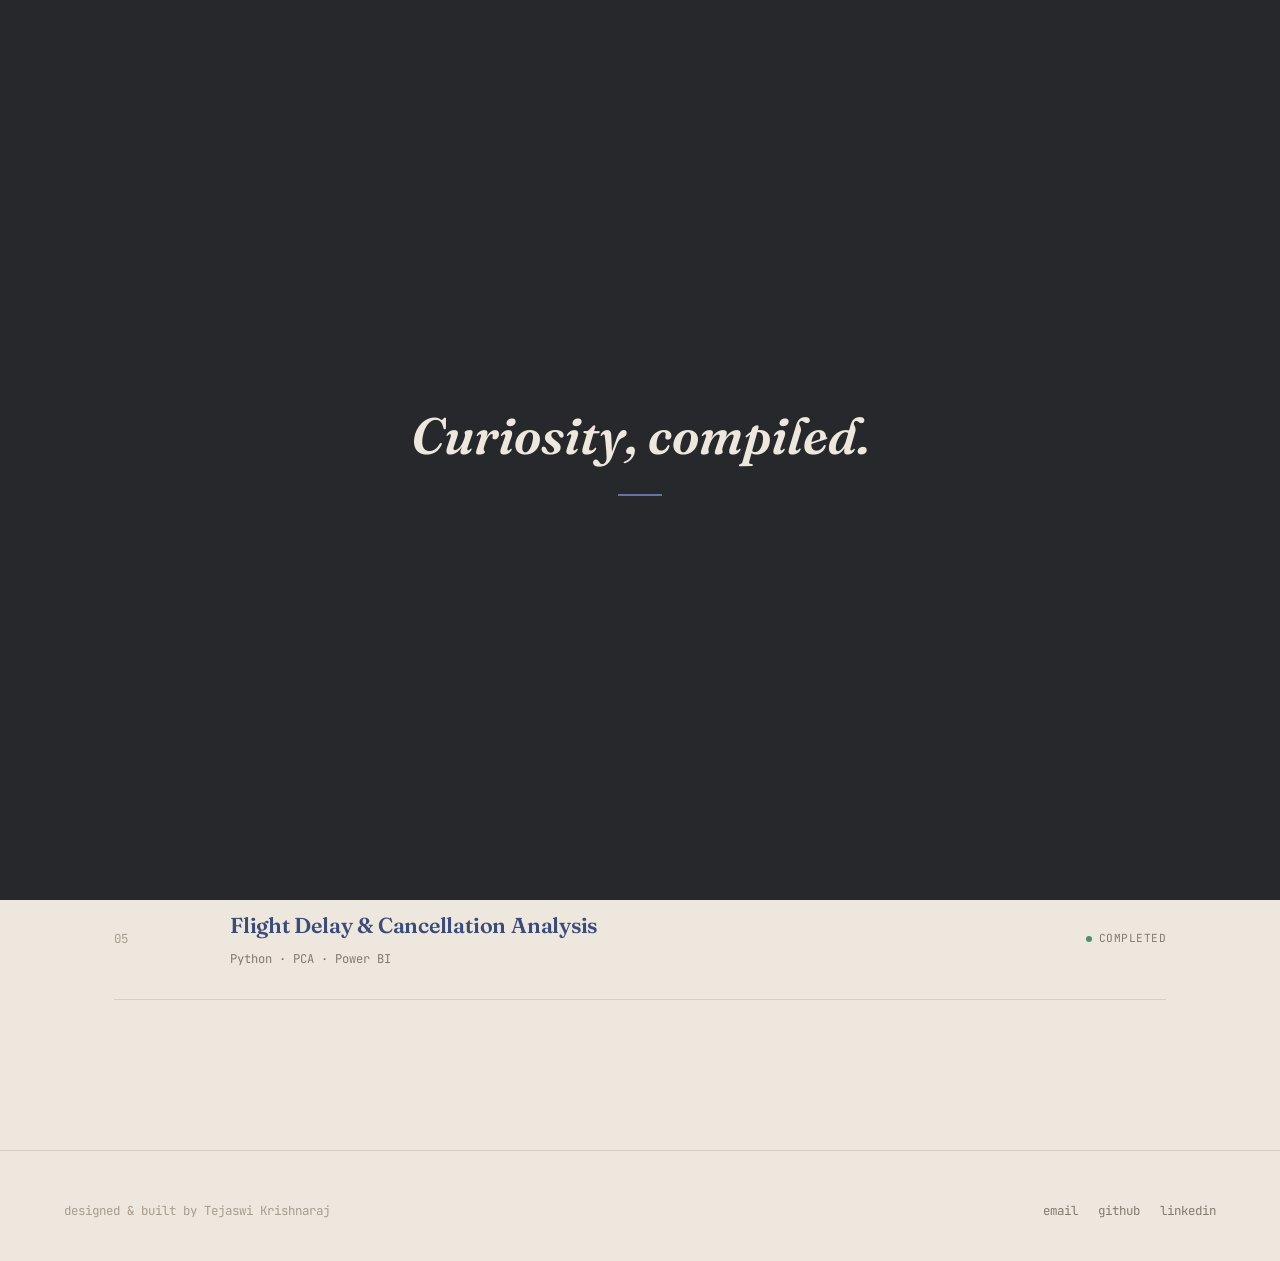
<file: projects.html>
<!DOCTYPE html>
<html lang="en">
<head>
<meta charset="UTF-8" />
<meta name="viewport" content="width=device-width, initial-scale=1.0" />
<title>Projects — Tejaswi Krishnaraj</title>
<link rel="icon" type="image/x-icon" href="favicon.ico">
<link rel="icon" type="image/png" sizes="32x32" href="assets/favicon-32.png">
<link rel="icon" type="image/png" sizes="16x16" href="assets/favicon-16.png">
<link rel="apple-touch-icon" href="assets/apple-touch-icon.png">
<link rel="preconnect" href="https://fonts.googleapis.com">
<link href="https://fonts.googleapis.com/css2?family=Fraunces:ital,wght@0,600;0,700;1,500;1,600&family=Inter:wght@400;500;600&family=JetBrains+Mono:wght@400;500&display=swap" rel="stylesheet">
<link rel="stylesheet" href="css/style.css" />
</head>
<body data-page="projects">

<div class="site-loader" data-site-loader aria-hidden="true">
  <div class="loader-quote">
    <div class="lq-text" data-loader-quote></div>
    <div class="lq-rule"></div>
  </div>
</div>

<header class="site-header">
  <a href="index.html" class="logo">tejaswi</a>
  <button class="menu-btn" data-menu-open>
    <span class="bars"><span></span><span></span><span></span></span>
    menu
  </button>
</header>

<nav class="nav-overlay">
  <button class="nav-overlay-close" data-menu-close>close</button>
  <ul class="nav-links">
    <li><a data-page="home" href="index.html"><span class="num">00</span> home</a></li>
    <li><a data-page="about" href="about.html"><span class="num">01</span> about</a></li>
    <li><a data-page="projects" href="projects.html" class="active"><span class="num">02</span> projects</a></li>
    <li><a data-page="skills" href="skills.html"><span class="num">03</span> skills</a></li>
    <li><a data-page="experience" href="experience.html"><span class="num">04</span> experience</a></li>
    <li><a data-page="protosem" href="protosem.html"><span class="num">05</span> protosem</a></li>
    <li><a data-page="iot" href="iot.html"><span class="num">06</span> iot</a></li>
  </ul>
  <div class="nav-footer">
    <a href="mailto:tejaswi.shj2006@gmail.com">tejaswi.shj2006@gmail.com</a>
    <a href="https://github.com/Whostejaswi" target="_blank" rel="noopener">github</a>
    <a href="https://www.linkedin.com/in/tejaswi-k-2986b5255" target="_blank" rel="noopener">linkedin</a>
  </div>
</nav>

<main>
  <section class="page-hero wrap">
    <span class="eyebrow"><span class="dot"></span>02 — projects</span>
    <h1>Things I've built.</h1>
    <p class="lede">A mix of embedded systems, machine learning, and the occasional weekend hackathon idea.</p>
  </section>

  <section class="wrap">
    <div class="project-list">

      <a class="project-row" href="project-autipath.html">
        <span class="pr-num">01</span>
        <div class="pr-body">
          <h3>AutiPath</h3>
          <div class="pr-stack">React Native · BLE + QR Positioning · Dijkstra Routing</div>
        </div>
        <span class="pr-status wip"><span class="pip"></span>In progress</span>
      </a>

      <a class="project-row" href="project-curateai.html">
        <span class="pr-num">02</span>
        <div class="pr-body">
          <h3>CurateAI</h3>
          <div class="pr-stack">React · Content Curation · YouTube + PDF Retrieval</div>
        </div>
        <span class="pr-status wip"><span class="pip"></span>In progress</span>
      </a>

      <a class="project-row" href="project-roadsos.html">
        <span class="pr-num">03</span>
        <div class="pr-body">
          <h3>RoadSOS</h3>
          <div class="pr-stack">Python · FastAPI · MySQL · OpenStreetMap</div>
        </div>
        <span class="pr-status"><span class="pip"></span>completed</span>
      </a>

      <a class="project-row" href="project-smart-waste.html">
        <span class="pr-num">04</span>
        <div class="pr-body">
          <h3>Smart Waste Management System</h3>
          <div class="pr-stack">YOLOv8 · Raspberry Pi · IoT Sensors</div>
        </div>
        <span class="pr-status"><span class="pip"></span>completed</span>
      </a>

      <a class="project-row" href="project-flight-delay.html">
        <span class="pr-num">05</span>
        <div class="pr-body">
          <h3>Flight Delay &amp; Cancellation Analysis</h3>
          <div class="pr-stack">Python · PCA · Power BI</div>
        </div>
        <span class="pr-status"><span class="pip"></span>completed</span>
      </a>

    </div>
  </section>
</main>

<footer class="site-footer">
  <div class="footer-grid">
    <div class="footer-credit">designed &amp; built by Tejaswi Krishnaraj</div>
    <div class="footer-links">
      <a href="mailto:tejaswi.shj2006@gmail.com">email</a>
      <a href="https://github.com/Whostejaswi" target="_blank" rel="noopener">github</a>
      <a href="https://www.linkedin.com/in/tejaswi-k-2986b5255" target="_blank" rel="noopener">linkedin</a>
    </div>
  </div>
</footer>

<script src="js/script.js"></script>
</body>
</html>
</file>
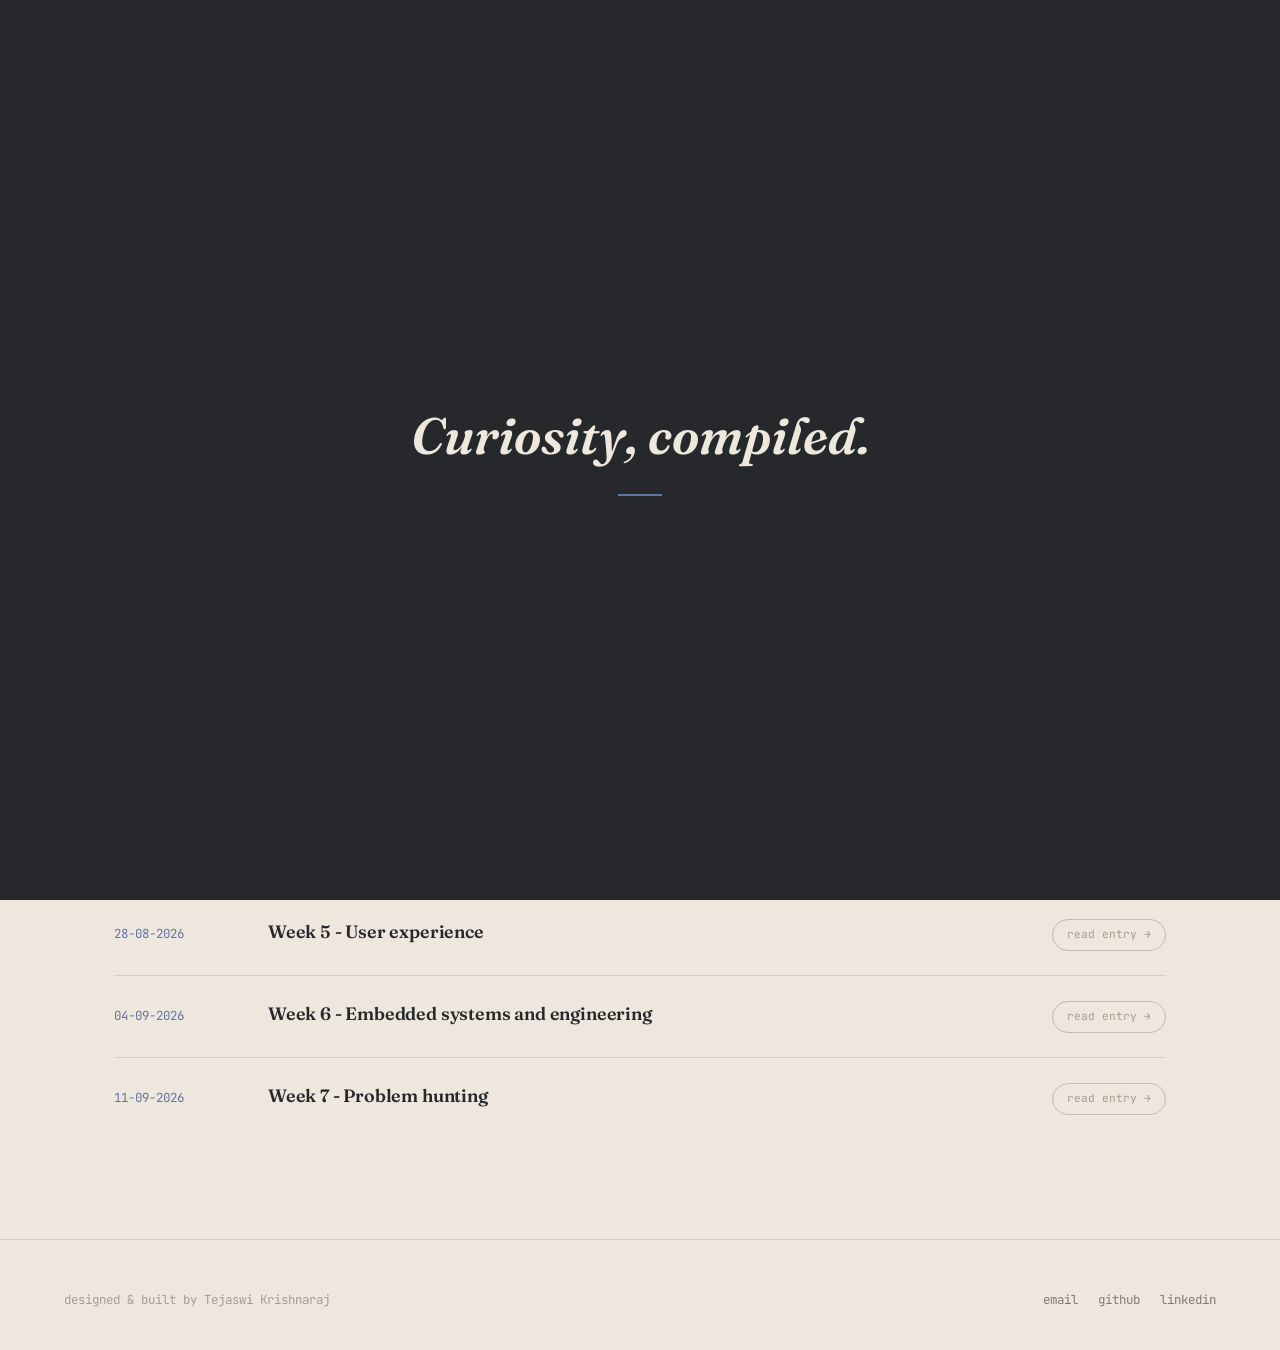
<file: protosem.html>
<!DOCTYPE html>
<html lang="en">
<head>
<meta charset="UTF-8" />
<meta name="viewport" content="width=device-width, initial-scale=1.0" />
<title>Protosem — Tejaswi Krishnaraj</title>
<link rel="icon" type="image/x-icon" href="favicon.ico">
<link rel="icon" type="image/png" sizes="32x32" href="assets/favicon-32.png">
<link rel="icon" type="image/png" sizes="16x16" href="assets/favicon-16.png">
<link rel="apple-touch-icon" href="assets/apple-touch-icon.png">
<link rel="preconnect" href="https://fonts.googleapis.com">
<link href="https://fonts.googleapis.com/css2?family=Fraunces:ital,wght@0,600;0,700;1,500;1,600&family=Inter:wght@400;500;600&family=JetBrains+Mono:wght@400;500&display=swap" rel="stylesheet">
<link rel="stylesheet" href="css/style.css" />
</head>
<body data-page="protosem">

<div class="site-loader" data-site-loader aria-hidden="true">
  <div class="loader-quote"><div class="lq-text" data-loader-quote></div><div class="lq-rule"></div></div>
</div>

<header class="site-header">
  <a href="index.html" class="logo">tejaswi</a>
  <button class="menu-btn" data-menu-open><span class="bars"><span></span><span></span><span></span></span>menu</button>
</header>

<nav class="nav-overlay">
  <button class="nav-overlay-close" data-menu-close>close</button>
  <ul class="nav-links">
    <li><a href="index.html"><span class="num">00</span> home</a></li>
    <li><a href="about.html"><span class="num">01</span> about</a></li>
    <li><a href="projects.html"><span class="num">02</span> projects</a></li>
    <li><a href="skills.html"><span class="num">03</span> skills</a></li>
    <li><a href="experience.html"><span class="num">04</span> experience</a></li>
    <li><a href="protosem.html" class="active"><span class="num">05</span> protosem</a></li>
    <li><a data-page="iot" href="iot.html"><span class="num">06</span> iot</a></li>
  </ul>
  <div class="nav-footer">
    <a href="mailto:tejaswi.shj2006@gmail.com">tejaswi.shj2006@gmail.com</a>
    <a href="https://github.com/Whostejaswi" target="_blank" rel="noopener">github</a>
    <a href="https://www.linkedin.com/in/tejaswi-k-2986b5255" target="_blank" rel="noopener">linkedin</a>
  </div>
</nav>

<main>
  <section class="page-hero wrap">
    <span class="eyebrow"><span class="dot"></span>05 — protosem</span>
    <h1>Weekly build log.</h1>
    <p class="lede">A running log of the Protosem program — updated weekly, newest at the bottom. Entries with photos show a small stack — click it to browse.</p>
  </section>

  <section class="wrap">
    <div class="log-list" data-log-list></div>
  </section>
</main>

<footer class="site-footer">
  <div class="footer-grid">
    <div class="footer-credit">designed &amp; built by Tejaswi Krishnaraj</div>
    <div class="footer-links">
      <a href="mailto:tejaswi.shj2006@gmail.com">email</a>
      <a href="https://github.com/Whostejaswi" target="_blank" rel="noopener">github</a>
      <a href="https://www.linkedin.com/in/tejaswi-k-2986b5255" target="_blank" rel="noopener">linkedin</a>
    </div>
  </div>
</footer>

<script src="js/protosem-log.js"></script>
<script src="js/script.js"></script>
</body>
</html>
</file>
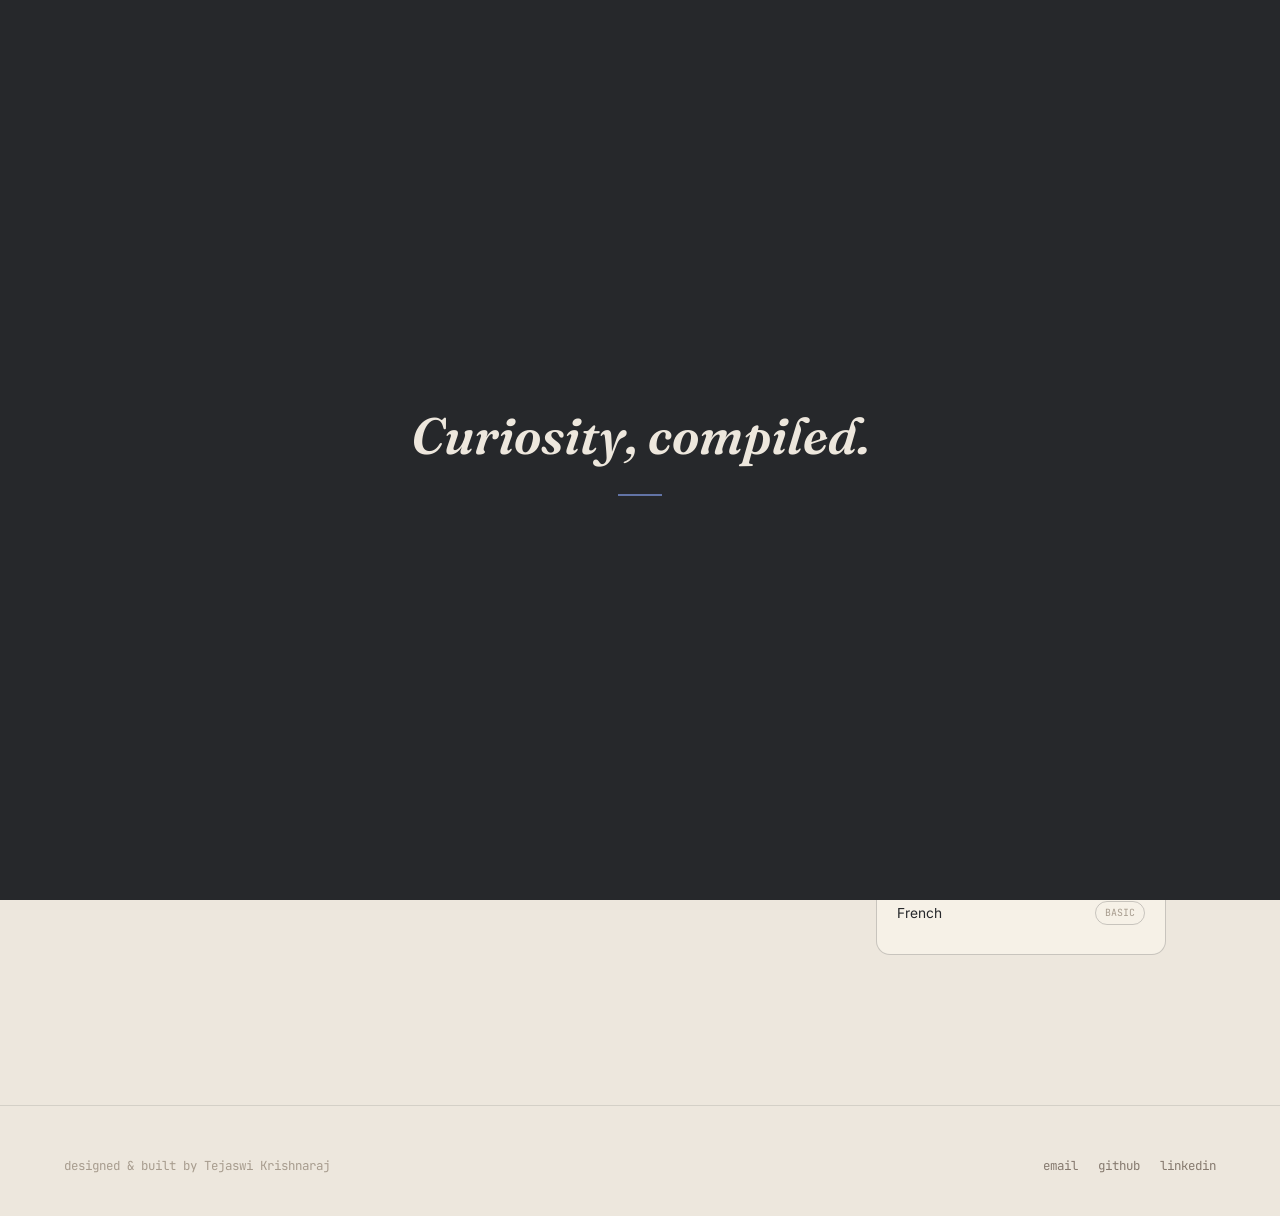
<file: skills.html>
<!DOCTYPE html>
<html lang="en">
<head>
<meta charset="UTF-8" />
<meta name="viewport" content="width=device-width, initial-scale=1.0" />
<title>Skills — Tejaswi Krishnaraj</title>
<link rel="icon" type="image/x-icon" href="favicon.ico">
<link rel="icon" type="image/png" sizes="32x32" href="assets/favicon-32.png">
<link rel="icon" type="image/png" sizes="16x16" href="assets/favicon-16.png">
<link rel="apple-touch-icon" href="assets/apple-touch-icon.png">
<link rel="preconnect" href="https://fonts.googleapis.com">
<link href="https://fonts.googleapis.com/css2?family=Fraunces:ital,wght@0,600;0,700;1,500;1,600&family=Inter:wght@400;500;600&family=JetBrains+Mono:wght@400;500&display=swap" rel="stylesheet">
<link rel="stylesheet" href="css/style.css" />
</head>
<body data-page="skills">

<div class="site-loader" data-site-loader aria-hidden="true">
  <div class="loader-quote">
    <div class="lq-text" data-loader-quote></div>
    <div class="lq-rule"></div>
  </div>
</div>

<header class="site-header">
  <a href="index.html" class="logo">tejaswi</a>
  <button class="menu-btn" data-menu-open>
    <span class="bars"><span></span><span></span><span></span></span>
    menu
  </button>
</header>

<nav class="nav-overlay">
  <button class="nav-overlay-close" data-menu-close>close</button>
  <ul class="nav-links">
    <li><a data-page="home" href="index.html"><span class="num">00</span> home</a></li>
    <li><a data-page="about" href="about.html"><span class="num">01</span> about</a></li>
    <li><a data-page="projects" href="projects.html"><span class="num">02</span> projects</a></li>
    <li><a data-page="skills" href="skills.html" class="active"><span class="num">03</span> skills</a></li>
    <li><a data-page="experience" href="experience.html"><span class="num">04</span> experience</a></li>
    <li><a data-page="protosem" href="protosem.html"><span class="num">05</span> protosem</a></li>
    <li><a data-page="iot" href="iot.html"><span class="num">06</span> iot</a></li>
  </ul>
  <div class="nav-footer">
    <a href="mailto:tejaswi.shj2006@gmail.com">tejaswi.shj2006@gmail.com</a>
    <a href="https://github.com/Whostejaswi" target="_blank" rel="noopener">github</a>
    <a href="https://www.linkedin.com/in/tejaswi-k-2986b5255" target="_blank" rel="noopener">linkedin</a>
  </div>
</nav>

<main>
  <section class="page-hero wrap">
    <span class="eyebrow"><span class="dot"></span>03 — skills</span>
    <h1>Tools of the trade.</h1>
    <p class="lede">Languages, frameworks, and the coursework underneath all of it.</p>
  </section>

  <section class="wrap">
    <div class="skills-layout">

      <div class="accordion-list">

        <div class="accordion-item open" data-accordion>
          <button class="accordion-trigger" type="button" data-accordion-trigger>
            <div class="at-left"><h3>Languages</h3><span class="at-tagline">what I actually write code in</span></div>
            <div class="at-right"><span class="at-count">5</span><svg class="chevron" width="16" height="16" viewBox="0 0 24 24" fill="none" stroke="currentColor" stroke-width="2"><path d="M6 9l6 6 6-6"/></svg></div>
          </button>
          <div class="accordion-panel"><div class="accordion-panel-inner">
            <ul class="skill-list"><li>Python</li><li>C++</li><li>C</li><li>Java</li><li>SQL</li></ul>
          </div></div>
        </div>

        <div class="accordion-item" data-accordion>
          <button class="accordion-trigger" type="button" data-accordion-trigger>
            <div class="at-left"><h3>ML &amp; data tools</h3><span class="at-tagline">for models, dashboards, and everything in between</span></div>
            <div class="at-right"><span class="at-count">7</span><svg class="chevron" width="16" height="16" viewBox="0 0 24 24" fill="none" stroke="currentColor" stroke-width="2"><path d="M6 9l6 6 6-6"/></svg></div>
          </button>
          <div class="accordion-panel"><div class="accordion-panel-inner">
            <ul class="skill-list"><li>NumPy</li><li>Pandas</li><li>Matplotlib</li><li>Seaborn</li><li>Scikit-Learn</li><li>YOLOv8</li><li>Power BI</li></ul>
          </div></div>
        </div>

        <div class="accordion-item" data-accordion>
          <button class="accordion-trigger" type="button" data-accordion-trigger>
            <div class="at-left"><h3>Currently exploring</h3><span class="at-tagline">still learning, always building</span></div>
            <div class="at-right"><span class="at-count">7</span><svg class="chevron" width="16" height="16" viewBox="0 0 24 24" fill="none" stroke="currentColor" stroke-width="2"><path d="M6 9l6 6 6-6"/></svg></div>
          </button>
          <div class="accordion-panel"><div class="accordion-panel-inner">
            <ul class="skill-list">
              <li>Embedded Firmware (ESP32)</li><li>BLE Positioning</li><li>Computational Neuroscience</li>
              <li>React</li><li>JavaScript</li><li>Node.js</li><li>App Development</li>
            </ul>
          </div></div>
        </div>

        <div class="accordion-item" data-accordion>
          <button class="accordion-trigger" type="button" data-accordion-trigger>
            <div class="at-left"><h3>Relevant coursework</h3><span class="at-tagline">the theory behind the tools</span></div>
            <div class="at-right"><span class="at-count">7</span><svg class="chevron" width="16" height="16" viewBox="0 0 24 24" fill="none" stroke="currentColor" stroke-width="2"><path d="M6 9l6 6 6-6"/></svg></div>
          </button>
          <div class="accordion-panel"><div class="accordion-panel-inner">
            <ul class="skill-list">
              <li>Linear Algebra</li><li>Probability &amp; Statistics</li><li>Data Structures &amp; Algorithms</li>
              <li>Machine Learning</li><li>Fundamentals of Data Science</li><li>Database Management Systems</li><li>Multivariate Calculus</li>
            </ul>
          </div></div>
        </div>

      </div>

      <aside class="side-rail">
        <div class="side-box">
          <h4>Programming languages</h4>
          <div class="sb-row">Python</div>
          <div class="sb-row">C++</div>
          <div class="sb-row">C</div>
          <div class="sb-row">Java</div>
          <div class="sb-row">SQL</div>
        </div>
        <div class="side-box">
          <h4>Languages I speak</h4>
          <div class="sb-row">English <span class="sb-tag fluent">fluent</span></div>
          <div class="sb-row">Tamil <span class="sb-tag fluent">fluent</span></div>
          <div class="sb-row">Kannada <span class="sb-tag fluent">fluent</span></div>
          <div class="sb-row">Hindi <span class="sb-tag">basic</span></div>
          <div class="sb-row">French <span class="sb-tag">basic</span></div>
        </div>
      </aside>

    </div>
  </section>
</main>

<footer class="site-footer">
  <div class="footer-grid">
    <div class="footer-credit">designed &amp; built by Tejaswi Krishnaraj</div>
    <div class="footer-links">
      <a href="mailto:tejaswi.shj2006@gmail.com">email</a>
      <a href="https://github.com/Whostejaswi" target="_blank" rel="noopener">github</a>
      <a href="https://www.linkedin.com/in/tejaswi-k-2986b5255" target="_blank" rel="noopener">linkedin</a>
    </div>
  </div>
</footer>

<script src="js/script.js"></script>
</body>
</html>
</file>
<file: css/style.css>
/* ===========================================================
   Tejaswi Krishnaraj — portfolio v2
   Palette: Stone #EDE7DD · Indigo #3B4B7A · Graphite #26282B
   =========================================================== */

:root {
  --stone: #EDE7DD;
  --stone-card: #F6F1E7;
  --indigo: #3B4B7A;
  --indigo-soft: #6274A6;
  --graphite: #26282B;
  --text-body: #4A433D;
  --muted: #85796E;
  --muted-dim: #A79C8E;
  --line: rgba(38, 40, 43, 0.12);
  --line-strong: rgba(38, 40, 43, 0.22);
  --font-display: 'Fraunces', serif;
  --font-sans: 'Inter', sans-serif;
  --font-mono: 'JetBrains Mono', monospace;
  --pad: clamp(20px, 5vw, 64px);
}

* { margin: 0; padding: 0; box-sizing: border-box; }

html { scroll-behavior: smooth; }

body {
  background: var(--stone);
  color: var(--text-body);
  font-family: var(--font-sans);
  line-height: 1.6;
  -webkit-font-smoothing: antialiased;
}

.wrap { max-width: 1180px; margin: 0 auto; padding-left: var(--pad); padding-right: var(--pad); }

a { color: inherit; text-decoration: none; }
ul { list-style: none; }
img { max-width: 100%; display: block; }
button { cursor: pointer; }

h1, h2, h3, h4 { font-family: var(--font-display); color: var(--indigo); font-weight: 600; letter-spacing: -0.01em; }

.eyebrow {
  font-family: var(--font-mono);
  font-size: 0.76rem;
  color: var(--muted);
  letter-spacing: 0.08em;
  text-transform: uppercase;
  display: inline-flex;
  align-items: center;
  gap: 8px;
}
.eyebrow .dot { width: 6px; height: 6px; border-radius: 50%; background: var(--indigo); }

/* ===================== SITE LOADER ===================== */
.site-loader {
  position: fixed;
  inset: 0;
  z-index: 999;
  background: var(--graphite);
  display: flex;
  align-items: center;
  justify-content: center;
  opacity: 1;
  visibility: visible;
  transition: opacity 0.6s ease, visibility 0.6s ease;
}
.site-loader.done { opacity: 0; visibility: hidden; pointer-events: none; }
.loader-quote {
  max-width: 640px;
  padding: 0 30px;
  text-align: center;
}
.loader-quote .lq-text {
  font-family: var(--font-display);
  font-weight: 600;
  font-style: italic;
  font-size: clamp(1.8rem, 5.5vw, 3.2rem);
  color: var(--stone);
  line-height: 1.25;
}
.loader-quote .lq-text .lq-char {
  opacity: 0;
  display: inline-block;
  animation: lq-in 0.5s ease forwards;
}
@keyframes lq-in { to { opacity: 1; } }
.loader-quote .lq-rule {
  width: 44px;
  height: 2px;
  background: var(--indigo-soft);
  margin: 26px auto 0;
  transform: scaleX(0);
  transform-origin: center;
  animation: lq-rule 0.6s ease forwards 1.1s;
}
@keyframes lq-rule { to { transform: scaleX(1); } }

/* ===================== HEADER / NAV ===================== */
.site-header {
  position: fixed;
  top: 0; left: 0; right: 0;
  z-index: 200;
  display: flex;
  align-items: center;
  justify-content: space-between;
  padding: 26px var(--pad);
  background: linear-gradient(to bottom, rgba(237,231,221,0.92), rgba(237,231,221,0));
}
.logo { font-family: var(--font-display); font-weight: 700; font-size: 1.2rem; color: var(--indigo); font-style: italic; }
.menu-btn {
  display: flex;
  align-items: center;
  gap: 10px;
  background: var(--stone-card);
  border: 1px solid var(--line-strong);
  border-radius: 999px;
  padding: 9px 18px;
  font-family: var(--font-mono);
  font-size: 0.78rem;
  color: var(--graphite);
  transition: border-color 0.2s ease;
}
.menu-btn:hover { border-color: var(--indigo); }
.menu-btn .bars { display: flex; flex-direction: column; gap: 3px; }
.menu-btn .bars span { width: 13px; height: 1.4px; background: currentColor; display: block; }

.nav-overlay {
  position: fixed;
  inset: 0;
  z-index: 300;
  background: var(--graphite);
  display: flex;
  flex-direction: column;
  justify-content: center;
  padding: var(--pad);
  opacity: 0;
  visibility: hidden;
  overflow-y: auto;
  transition: opacity 0.4s ease, visibility 0.4s ease;
}
.nav-overlay.open { opacity: 1; visibility: visible; }
.nav-overlay-close {
  position: absolute;
  top: 26px; right: var(--pad);
  background: none;
  border: 1px solid rgba(237,231,221,0.25);
  border-radius: 999px;
  padding: 8px 18px;
  color: var(--stone);
  font-family: var(--font-mono);
  font-size: 0.78rem;
}
.nav-links { display: flex; flex-direction: column; gap: 6px; }
.nav-links li a {
  font-family: var(--font-display);
  font-size: clamp(2rem, 7vw, 4rem);
  color: rgba(237,231,221,0.4);
  display: flex;
  align-items: baseline;
  gap: 20px;
  padding: 8px 0;
  transition: color 0.25s ease, padding-left 0.25s ease;
}
.nav-links li a .num { font-family: var(--font-mono); font-size: 0.9rem; color: var(--indigo-soft); }
.nav-links li a:hover, .nav-links li a.active { color: var(--stone); padding-left: 14px; }
.nav-footer { margin-top: 50px; display: flex; gap: 26px; flex-wrap: wrap; }
.nav-footer a { font-family: var(--font-mono); font-size: 0.82rem; color: rgba(237,231,221,0.55); }
.nav-footer a:hover { color: var(--stone); }

/* ===================== BUTTONS / SHARED ===================== */
.btn {
  display: inline-flex;
  align-items: center;
  gap: 8px;
  font-family: var(--font-mono);
  font-size: 0.82rem;
  padding: 11px 22px;
  border-radius: 10px;
  background: var(--graphite);
  color: var(--stone);
  transition: transform 0.2s ease, background 0.2s ease;
}
.btn:hover { background: var(--indigo); transform: translateY(-2px); }
.btn.ghost { background: transparent; border: 1px solid var(--line-strong); color: var(--graphite); }
.btn.ghost:hover { border-color: var(--indigo); color: var(--indigo); background: transparent; transform: translateY(-2px); }

.section-head { margin-bottom: 34px; }
.section-head h2 { font-size: clamp(1.6rem, 4vw, 2.3rem); margin-top: 8px; }

footer.site-footer { padding: 50px var(--pad) 40px; border-top: 1px solid var(--line); margin-top: 60px; }
.footer-grid { max-width: 1180px; margin: 0 auto; display: flex; justify-content: space-between; align-items: center; flex-wrap: wrap; gap: 16px; }
.footer-credit { font-family: var(--font-mono); font-size: 0.78rem; color: var(--muted-dim); }
.footer-links { display: flex; gap: 20px; }
.footer-links a { font-family: var(--font-mono); font-size: 0.78rem; color: var(--muted); }
.footer-links a:hover { color: var(--indigo); }

/* ===================== HOME — HERO ===================== */
.home-hero {
  min-height: 92vh;
  display: flex;
  flex-direction: column;
  align-items: center;
  justify-content: center;
  text-align: center;
  padding: 140px var(--pad) 60px;
}
.home-hero .hero-name {
  font-family: var(--font-display);
  font-weight: 700;
  font-size: clamp(3rem, 11vw, 7.5rem);
  color: var(--indigo);
  line-height: 0.98;
  letter-spacing: -0.02em;
}
.home-hero .hero-name .last { display: block; color: var(--graphite); }

/* skills keyword marquee — right under the name */
.skills-marquee-wrap {
  width: 100%;
  overflow: hidden;
  margin: 34px 0 30px;
  -webkit-mask-image: linear-gradient(90deg, transparent, #000 8%, #000 92%, transparent);
  mask-image: linear-gradient(90deg, transparent, #000 8%, #000 92%, transparent);
}
.skills-marquee-track {
  display: flex;
  align-items: center;
  width: max-content;
  animation: scroll-left 22s linear infinite;
}
.skills-marquee-track span {
  font-family: var(--font-mono);
  font-size: 0.86rem;
  color: var(--muted);
  padding: 0 18px;
  white-space: nowrap;
}
.skills-marquee-track span.sep { color: var(--indigo-soft); }
@keyframes scroll-left { from { transform: translateX(0); } to { transform: translateX(-50%); } }

/* typewriter description */
.hero-typewriter {
  font-family: var(--font-sans);
  font-size: clamp(1.05rem, 2.4vw, 1.4rem);
  color: var(--text-body);
  max-width: 620px;
  min-height: 2.6em;
}
.hero-typewriter .tw-cursor {
  display: inline-block;
  width: 2px;
  height: 0.95em;
  margin-left: 3px;
  vertical-align: -0.12em;
  background: var(--indigo);
  animation: pulse 0.9s step-end infinite;
}
@keyframes pulse { 0%, 100% { opacity: 1; } 50% { opacity: 0; } }

.scroll-cue {
  margin-top: 46px;
  font-family: var(--font-mono);
  font-size: 0.72rem;
  color: var(--muted-dim);
  display: flex;
  flex-direction: column;
  align-items: center;
  gap: 8px;
}
.scroll-cue .line { width: 1px; height: 30px; background: linear-gradient(var(--muted-dim), transparent); animation: scroll-cue-move 1.8s ease-in-out infinite; }
@keyframes scroll-cue-move { 0%, 100% { transform: scaleY(1); opacity: 0.6; } 50% { transform: scaleY(0.5); opacity: 1; } }

/* ===================== PROJECT THUMBNAIL MARQUEE (scroll-scrubbed) ===================== */
.work-section { padding: 90px 0 100px; border-top: 1px solid var(--line); }
.work-marquee-viewport {
  width: 100%;
  overflow-x: auto;
  overflow-y: hidden;
  margin-top: 40px;
  padding-bottom: 16px;
  cursor: grab;
  scroll-snap-type: x proximity;
  -webkit-mask-image: linear-gradient(90deg, transparent, #000 3%, #000 97%, transparent);
  mask-image: linear-gradient(90deg, transparent, #000 3%, #000 97%, transparent);
  scrollbar-width: thin;
  scrollbar-color: var(--line-strong) transparent;
}
.work-marquee-viewport.dragging { cursor: grabbing; scroll-snap-type: none; }
.work-marquee-viewport::-webkit-scrollbar { height: 5px; }
.work-marquee-viewport::-webkit-scrollbar-track { background: transparent; }
.work-marquee-viewport::-webkit-scrollbar-thumb { background: var(--line-strong); border-radius: 999px; }
.work-marquee-track {
  display: flex;
  gap: 22px;
  width: max-content;
  padding: 4px 4px 0;
}
.work-tile {
  position: relative;
  flex: 0 0 auto;
  width: clamp(220px, 26vw, 300px);
  height: clamp(160px, 19vw, 210px);
  border-radius: 16px;
  overflow: hidden;
  background: var(--graphite);
  border: 1px solid var(--line-strong);
  display: flex;
  align-items: flex-end;
  scroll-snap-align: center;
  transition: border-color 0.25s ease, box-shadow 0.25s ease, transform 0.15s ease, opacity 0.15s ease;
  will-change: transform, opacity;
}
.work-tile:hover { border-color: var(--indigo-soft); box-shadow: 0 14px 30px rgba(38,40,43,0.22); }
.work-tile .wt-bg {
  position: absolute; inset: 0;
  display: flex; align-items: center; justify-content: center;
  opacity: 0.5;
}
.work-tile .wt-bg svg { width: 46%; height: 46%; }
.work-tile .wt-overlay {
  position: relative;
  z-index: 1;
  width: 100%;
  padding: 16px 18px;
  background: linear-gradient(to top, rgba(38,40,43,0.92), rgba(38,40,43,0.15));
}
.work-tile .wt-status { font-family: var(--font-mono); font-size: 0.62rem; text-transform: uppercase; letter-spacing: 0.06em; color: var(--stone); opacity: 0.7; display: flex; align-items: center; gap: 6px; margin-bottom: 4px; }
.work-tile .wt-status .pip { width: 5px; height: 5px; border-radius: 50%; background: #7BC9A8; flex: none; }
.work-tile .wt-status.wip .pip { background: #E3A98F; animation: pulse 1.6s ease-in-out infinite; }
.work-tile h3 { font-family: var(--font-sans); font-weight: 600; font-size: 1rem; color: var(--stone); }
.work-hint { margin-top: 18px; font-family: var(--font-mono); font-size: 0.72rem; color: var(--muted-dim); text-align: center; }

/* ===================== FULL-WIDTH PAGE HERO (about/projects/skills/experience/protosem) ===================== */
.page-hero { padding: 150px 0 50px; }
.page-hero h1 { font-size: clamp(2.2rem, 6vw, 3.4rem); margin: 12px 0 16px; max-width: 760px; }
.page-hero p.lede { color: var(--muted); font-size: 1.05rem; max-width: 560px; }

/* ===================== ABOUT PAGE ===================== */
.about-layout {
  display: grid;
  grid-template-columns: 320px 1fr;
  gap: 60px;
  align-items: start;
  padding-bottom: 90px;
}
@media (max-width: 860px) { .about-layout { grid-template-columns: 1fr; } }
.about-photo-wrap { position: sticky; top: 120px; }
.about-photo {
  border-radius: 22px;
  overflow: hidden;
  border: 1px solid var(--line-strong);
  aspect-ratio: 4 / 5;
}
.about-photo img { width: 100%; height: 100%; object-fit: cover; }
.about-meta { margin-top: 20px; display: flex; flex-direction: column; gap: 10px; }
.about-meta .am-row { display: flex; justify-content: space-between; font-size: 0.85rem; padding: 9px 0; border-top: 1px solid var(--line); }
.about-meta .am-row:first-child { border-top: none; }
.about-meta .am-row .k { color: var(--muted-dim); font-family: var(--font-mono); font-size: 0.74rem; }
.about-meta .am-row .v { color: var(--graphite); font-weight: 500; }

.about-copy p { font-size: 1.05rem; line-height: 1.85; margin-bottom: 22px; max-width: 640px; }
.about-copy .lede-line { font-family: var(--font-display); font-size: 1.4rem; color: var(--indigo); font-style: italic; margin-bottom: 24px; max-width: 640px; }
.placeholder-block {
  border: 1.5px dashed var(--line-strong);
  border-radius: 16px;
  padding: 26px 28px;
  color: var(--muted-dim);
  font-family: var(--font-mono);
  font-size: 0.85rem;
  line-height: 1.7;
  max-width: 640px;
  margin-bottom: 30px;
}
.placeholder-block strong { color: var(--indigo-soft); }

.hobbies-section { margin-top: 44px; }
.hobbies-section h3 { font-size: 1.2rem; margin-bottom: 18px; }
.hobbies-grid { display: grid; grid-template-columns: repeat(4, 1fr); gap: 14px; }
@media (max-width: 700px) { .hobbies-grid { grid-template-columns: repeat(2, 1fr); } }
.hobby-card {
  border: 1px solid var(--line-strong);
  border-radius: 16px;
  padding: 20px 16px;
  background: var(--stone-card);
  display: flex;
  flex-direction: column;
  gap: 10px;
  transition: transform 0.2s ease, border-color 0.2s ease;
}
.hobby-card:hover { transform: translateY(-4px); border-color: var(--indigo-soft); }
.hobby-card .hc-icon { width: 30px; height: 30px; }
.hobby-card .hc-icon svg { width: 100%; height: 100%; }
.hobby-card .hc-label { font-size: 0.88rem; color: var(--graphite); font-weight: 500; }

/* ===================== SKILLS PAGE ===================== */
.skills-layout { display: grid; grid-template-columns: 1fr 290px; gap: 46px; align-items: start; padding-bottom: 90px; }
@media (max-width: 900px) { .skills-layout { grid-template-columns: 1fr; } }
.accordion-list { display: flex; flex-direction: column; gap: 12px; }
.accordion-item { border: 1px solid var(--line-strong); border-radius: 14px; background: var(--stone-card); overflow: hidden; }
.accordion-trigger { width: 100%; display: flex; align-items: center; justify-content: space-between; gap: 16px; padding: 19px 22px; background: none; border: none; text-align: left; font: inherit; color: inherit; }
.accordion-trigger .at-left { display: flex; flex-direction: column; gap: 4px; }
.accordion-trigger h3 { font-family: var(--font-sans); font-size: 0.98rem; color: var(--graphite); font-weight: 600; }
.accordion-trigger .at-tagline { font-size: 0.8rem; color: var(--muted-dim); }
.accordion-trigger .at-right { display: flex; align-items: center; gap: 14px; flex: none; }
.accordion-trigger .at-count { font-family: var(--font-mono); font-size: 0.7rem; color: var(--muted-dim); border: 1px solid var(--line-strong); border-radius: 999px; padding: 3px 10px; }
.accordion-trigger .chevron { color: var(--muted-dim); transition: transform 0.25s ease; flex: none; }
.accordion-item.open .chevron { transform: rotate(180deg); color: var(--indigo); }
.accordion-panel { max-height: 0; overflow: hidden; transition: max-height 0.3s ease; }
.accordion-item.open .accordion-panel { max-height: 600px; }
.accordion-panel-inner { padding: 2px 22px 22px; border-top: 1px solid var(--line); }
.accordion-panel .skill-list { display: flex; flex-wrap: wrap; gap: 8px; margin-top: 18px; }
.accordion-panel .skill-list li { font-size: 0.86rem; padding: 7px 14px; border: 1px solid var(--line-strong); border-radius: 8px; color: var(--graphite); background: var(--stone); }

.side-rail { display: flex; flex-direction: column; gap: 18px; position: sticky; top: 120px; }
.side-box { border: 1px solid var(--line-strong); border-radius: 14px; background: var(--stone-card); padding: 20px; }
.side-box h4 { font-family: var(--font-mono); font-size: 0.74rem; color: var(--indigo); margin-bottom: 14px; text-transform: uppercase; letter-spacing: 0.04em; }
.side-box .sb-row { display: flex; align-items: center; justify-content: space-between; gap: 10px; padding: 9px 0; border-top: 1px solid var(--line); font-size: 0.86rem; color: var(--graphite); }
.side-box .sb-row:first-child { border-top: none; padding-top: 0; }
.side-box .sb-tag { font-family: var(--font-mono); font-size: 0.62rem; text-transform: uppercase; padding: 3px 9px; border-radius: 999px; border: 1px solid var(--line-strong); color: var(--muted-dim); }
.side-box .sb-tag.fluent { color: var(--indigo); border-color: rgba(59,75,122,0.3); }

/* ===================== PROJECTS LIST PAGE ===================== */
.project-list { display: flex; flex-direction: column; padding-bottom: 90px; }
.project-row {
  display: grid;
  grid-template-columns: 90px 1fr auto;
  align-items: center;
  gap: 26px;
  padding: 30px 0;
  border-top: 1px solid var(--line);
  transition: padding-left 0.2s ease;
}
.project-row:last-child { border-bottom: 1px solid var(--line); }
.project-row:hover { padding-left: 8px; }
.project-row .pr-num { font-family: var(--font-mono); font-size: 0.78rem; color: var(--muted-dim); }
.project-row .pr-body h3 { font-size: 1.35rem; margin-bottom: 6px; }
.project-row .pr-body .pr-stack { font-family: var(--font-mono); font-size: 0.76rem; color: var(--muted); }
.project-row .pr-status { font-family: var(--font-mono); font-size: 0.7rem; text-transform: uppercase; letter-spacing: 0.04em; display: flex; align-items: center; gap: 7px; color: var(--muted); white-space: nowrap; }
.project-row .pr-status .pip { width: 6px; height: 6px; border-radius: 50%; background: #4F8F6E; flex: none; }
.project-row .pr-status.wip .pip { background: var(--indigo-soft); animation: pulse 1.6s ease-in-out infinite; }
@media (max-width: 700px) { .project-row { grid-template-columns: 1fr; gap: 8px; } .project-row .pr-num { display:none; } }

/* ===================== PROJECT DETAIL PAGES ===================== */
.pd-back { font-family: var(--font-mono); font-size: 0.8rem; color: var(--muted); display: inline-block; margin-bottom: 22px; }
.pd-back:hover { color: var(--indigo); }
.pd-head-row { display: flex; align-items: center; gap: 16px; flex-wrap: wrap; }
.pd-stack-line { font-family: var(--font-mono); font-size: 0.8rem; color: var(--muted-dim); margin-top: 10px; }
.status-pill { font-family: var(--font-mono); font-size: 0.72rem; display: inline-flex; align-items: center; gap: 7px; border: 1px solid var(--line-strong); border-radius: 999px; padding: 5px 13px; color: var(--muted); }
.status-pill .pip { width: 6px; height: 6px; border-radius: 50%; background: #4F8F6E; }
.status-pill.wip .pip { background: var(--indigo-soft); animation: pulse 1.6s ease-in-out infinite; }
.pd-grid { display: grid; grid-template-columns: repeat(2, 1fr); gap: 22px; padding-bottom: 90px; }
@media (max-width: 760px) { .pd-grid { grid-template-columns: 1fr; } }
.pd-box { border: 1px solid var(--line-strong); border-radius: 16px; background: var(--stone-card); padding: 28px; }
.pd-box h4 { font-family: var(--font-mono); font-size: 0.74rem; text-transform: uppercase; letter-spacing: 0.05em; color: var(--indigo); margin-bottom: 12px; }
.pd-box p { font-size: 0.94rem; line-height: 1.75; color: var(--text-body); }
.pd-icon { width: 34px; height: 34px; margin-bottom: 14px; }
.pd-icon svg { width: 100%; height: 100%; }
.pd-tech { grid-column: 1 / -1; }
.tech-tags { display: flex; flex-wrap: wrap; gap: 8px; }
.tech-tags span { font-family: var(--font-mono); font-size: 0.76rem; padding: 6px 14px; border-radius: 999px; border: 1px solid var(--line-strong); color: var(--graphite); background: var(--stone); }

/* ===================== EXPERIENCE PAGE ===================== */
.timeline { display: flex; flex-direction: column; padding-bottom: 90px; }
.timeline-item { display: grid; grid-template-columns: 140px 1fr; gap: 30px; padding: 30px 0; border-top: 1px solid var(--line); }
.timeline-item:first-child { border-top: none; }
@media (max-width: 700px) { .timeline-item { grid-template-columns: 1fr; gap: 6px; } }
.timeline-item .ti-date { font-family: var(--font-mono); font-size: 0.78rem; color: var(--muted-dim); }
.timeline-item h3 { font-size: 1.15rem; margin-bottom: 6px; }
.timeline-item .ti-org { font-family: var(--font-mono); font-size: 0.78rem; color: var(--indigo-soft); margin-bottom: 10px; display: block; }
.timeline-item p { font-size: 0.92rem; color: var(--text-body); max-width: 620px; }

/* ===================== PROTOSEM PAGE ===================== */
.log-list { display: flex; flex-direction: column; padding-bottom: 40px; }
.log-entry {
  display: grid;
  grid-template-columns: 130px 1fr auto;
  align-items: baseline;
  gap: 24px;
  padding: 24px 0;
  border-top: 1px solid var(--line);
  cursor: pointer;
  background: none;
  border-left: none; border-right: none; border-bottom: none;
  text-align: left;
  width: 100%;
  font: inherit;
  color: inherit;
  transition: padding-left 0.2s ease;
}
.log-entry:first-child { border-top: none; }
.log-entry:hover { padding-left: 8px; }
.log-entry:hover .log-title { color: var(--indigo); }
@media (max-width: 700px) { .log-entry { grid-template-columns: 1fr auto; } .log-entry .log-date { grid-column: 1/-1; } }
.log-date { font-family: var(--font-mono); font-size: 0.78rem; color: var(--indigo-soft); }
.log-title { font-size: 1.12rem; color: var(--graphite); transition: color 0.2s ease; }
.log-open { font-family: var(--font-mono); font-size: 0.7rem; color: var(--muted-dim); border: 1px solid var(--line-strong); border-radius: 999px; padding: 6px 14px; white-space: nowrap; }
.log-thumb-hint { display: flex; align-items: center; gap: 4px; margin-top: 4px; }
.log-thumb-hint .lth-dot { width: 16px; height: 16px; border-radius: 4px; background: var(--stone-card); border: 1px solid var(--line-strong); margin-left: -8px; }
.log-thumb-hint .lth-dot:first-child { margin-left: 0; }

.log-modal-overlay {
  position: fixed; inset: 0; z-index: 400;
  background: rgba(38,40,43,0.55);
  backdrop-filter: blur(3px);
  display: flex; align-items: flex-start; justify-content: center;
  overflow-y: auto;
  padding: 8vh 20px 60px;
  opacity: 0; visibility: hidden;
  transition: opacity 0.25s ease, visibility 0.25s ease;
}
.log-modal-overlay.open { opacity: 1; visibility: visible; }
.log-modal {
  position: relative; width: 100%; max-width: 680px;
  background: var(--stone-card);
  border: 1px solid var(--line-strong);
  border-radius: 20px;
  padding: 40px 44px 44px;
  transform: translateY(14px);
  transition: transform 0.25s ease;
}
.log-modal-overlay.open .log-modal { transform: translateY(0); }
@media (max-width: 700px) { .log-modal { padding: 30px 22px 32px; } }
.log-modal-close {
  position: absolute; top: 18px; right: 18px; width: 34px; height: 34px; border-radius: 50%;
  border: 1px solid var(--line-strong); background: transparent; color: var(--muted);
  font-family: var(--font-mono); font-size: 0.9rem;
  display: flex; align-items: center; justify-content: center;
}
.log-modal-close:hover { border-color: var(--indigo); color: var(--indigo); }
.log-modal .log-date { display: block; margin-bottom: 10px; }
.log-modal h3 { font-size: 1.5rem; margin-bottom: 20px; padding-right: 30px; }
.log-modal .log-body { max-height: 62vh; overflow-y: auto; padding-right: 6px; }
.log-modal .log-text { color: var(--text-body); font-size: 0.98rem; line-height: 1.85; margin-bottom: 16px; }
.log-modal .log-text:last-child { margin-bottom: 0; }

.log-section { margin-top: 28px; padding-top: 22px; border-top: 1px solid var(--line); }
.log-section h6 {
  font-family: var(--font-mono);
  font-size: 0.72rem;
  text-transform: uppercase;
  letter-spacing: 0.06em;
  color: var(--indigo);
  margin-bottom: 12px;
}
.log-section p { color: var(--text-body); font-size: 0.94rem; line-height: 1.75; }
.log-section ul { padding-left: 18px; }
.log-section li { color: var(--text-body); font-size: 0.92rem; line-height: 1.7; margin-bottom: 6px; list-style: disc; }

.diagram-line {
  font-family: var(--font-mono);
  font-size: 0.8rem;
  color: var(--graphite);
  background: var(--stone);
  border: 1px dashed var(--line-strong);
  border-radius: 8px;
  padding: 12px 16px;
  margin-bottom: 14px;
  overflow-x: auto;
  white-space: pre;
}

.code-block { margin-top: 14px; }
.code-block:first-child { margin-top: 0; }
.code-block .code-label {
  font-family: var(--font-mono);
  font-size: 0.72rem;
  color: var(--muted-dim);
  margin-bottom: 8px;
}
.code-block pre {
  background: var(--graphite);
  color: var(--stone);
  padding: 18px 20px;
  border-radius: 12px;
  overflow-x: auto;
  font-family: var(--font-mono);
  font-size: 0.82rem;
  line-height: 1.65;
}
.code-block code { font-family: var(--font-mono); }

/* stacked photo pile at bottom of an entry popup */
.log-photo-pile { margin-top: 30px; padding-top: 26px; border-top: 1px solid var(--line); }
.log-photo-pile h5 { font-family: var(--font-mono); font-size: 0.72rem; text-transform: uppercase; letter-spacing: 0.05em; color: var(--muted-dim); margin-bottom: 22px; }
.pile-stack { position: relative; height: 150px; width: 130px; cursor: pointer; }
.pile-stack .pile-img {
  position: absolute;
  top: 0; left: 0;
  width: 130px; height: 150px;
  object-fit: cover;
  border-radius: 10px;
  border: 3px solid var(--stone-card);
  box-shadow: 0 8px 18px rgba(38,40,43,0.18);
  transition: transform 0.3s ease;
  pointer-events: none;
}
.pile-stack:hover .pile-img { transform: translateY(-4px) rotate(var(--r, 0deg)) !important; }

.pile-video-wrap {
  position: absolute;
  top: 0; left: 0;
  width: 130px; height: 150px;
  pointer-events: none;
}
.pile-video-wrap .pile-img {
  position: static;
  width: 100%; height: 100%;
  transform: none;
  border: 3px solid var(--stone-card);
  box-shadow: 0 8px 18px rgba(38,40,43,0.18);
  border-radius: 10px;
  object-fit: cover;
}
.pile-video-wrap .pile-play-icon {
  position: absolute;
  top: 50%; left: 50%;
  transform: translate(-50%, -50%);
  width: 30px; height: 30px;
  border-radius: 50%;
  background: rgba(38,40,43,0.6);
  color: var(--stone);
  display: flex; align-items: center; justify-content: center;
  font-size: 0.7rem;
  padding-left: 2px;
}
.pile-stack:hover .pile-video-wrap { transform: translateY(-4px) rotate(var(--r, 0deg)) !important; }

/* lightbox */
.lightbox-overlay {
  position: fixed; inset: 0; z-index: 500;
  background: rgba(20,18,16,0.92);
  display: flex; align-items: center; justify-content: center;
  opacity: 0; visibility: hidden;
  transition: opacity 0.3s ease, visibility 0.3s ease;
}
.lightbox-overlay.open { opacity: 1; visibility: visible; }
.lightbox-track {
  display: flex;
  overflow-x: auto;
  scroll-snap-type: x mandatory;
  width: 100%;
  height: 100%;
  align-items: center;
  gap: 0;
  -webkit-overflow-scrolling: touch;
}
.lightbox-track::-webkit-scrollbar { display: none; }
.lightbox-slide {
  flex: 0 0 100%;
  scroll-snap-align: center;
  display: flex;
  align-items: center;
  justify-content: center;
  padding: 40px;
}
.lightbox-slide img { max-width: 100%; max-height: 82vh; border-radius: 10px; object-fit: contain; }
.lightbox-slide video { max-width: 100%; max-height: 82vh; border-radius: 10px; background: #000; }
.lightbox-close {
  position: fixed; top: 24px; right: 28px; z-index: 510;
  width: 40px; height: 40px; border-radius: 50%;
  border: 1px solid rgba(237,231,221,0.3); background: rgba(38,40,43,0.6); color: var(--stone);
  display: flex; align-items: center; justify-content: center; font-family: var(--font-mono);
}
.lightbox-hint {
  position: fixed; bottom: 26px; left: 50%; transform: translateX(-50%); z-index: 510;
  font-family: var(--font-mono); font-size: 0.74rem; color: rgba(237,231,221,0.6);
}
.lightbox-counter {
  position: fixed; top: 30px; left: 30px; z-index: 510;
  font-family: var(--font-mono); font-size: 0.78rem; color: rgba(237,231,221,0.6);
}
</file>
